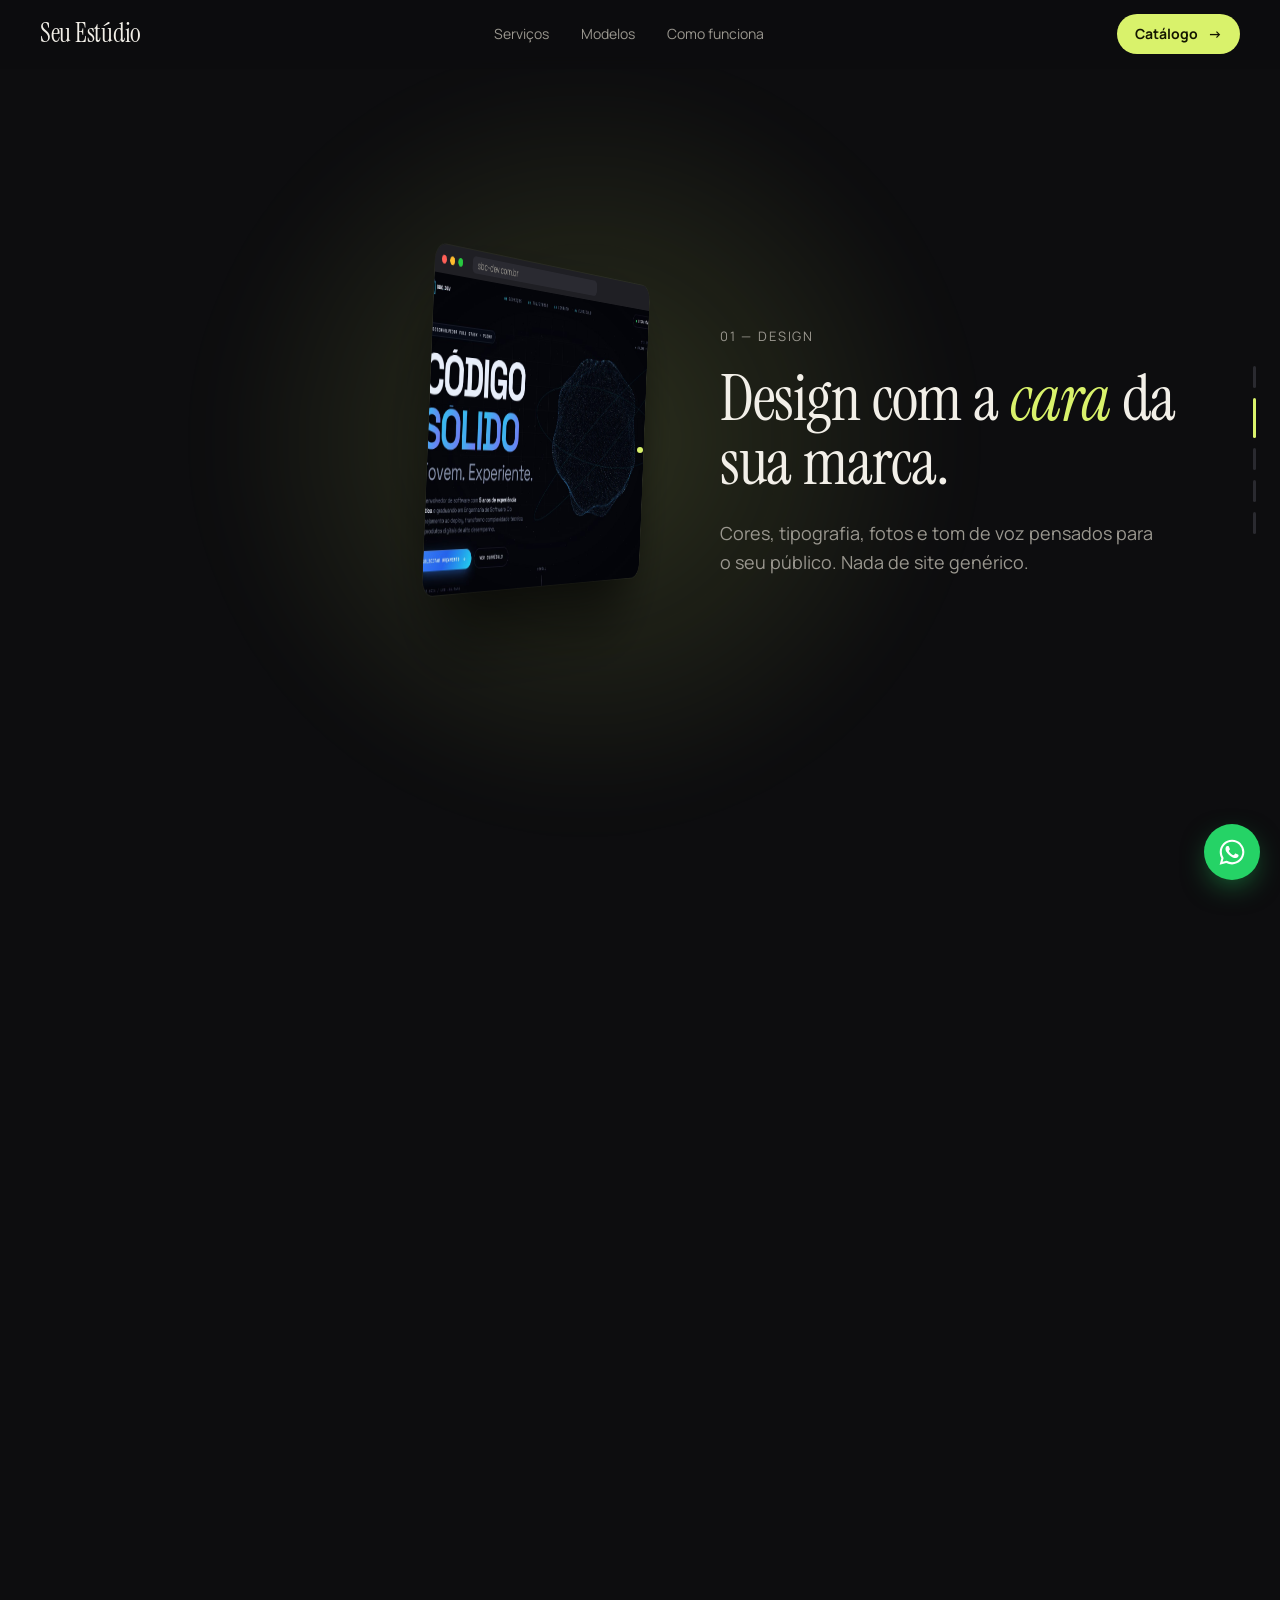
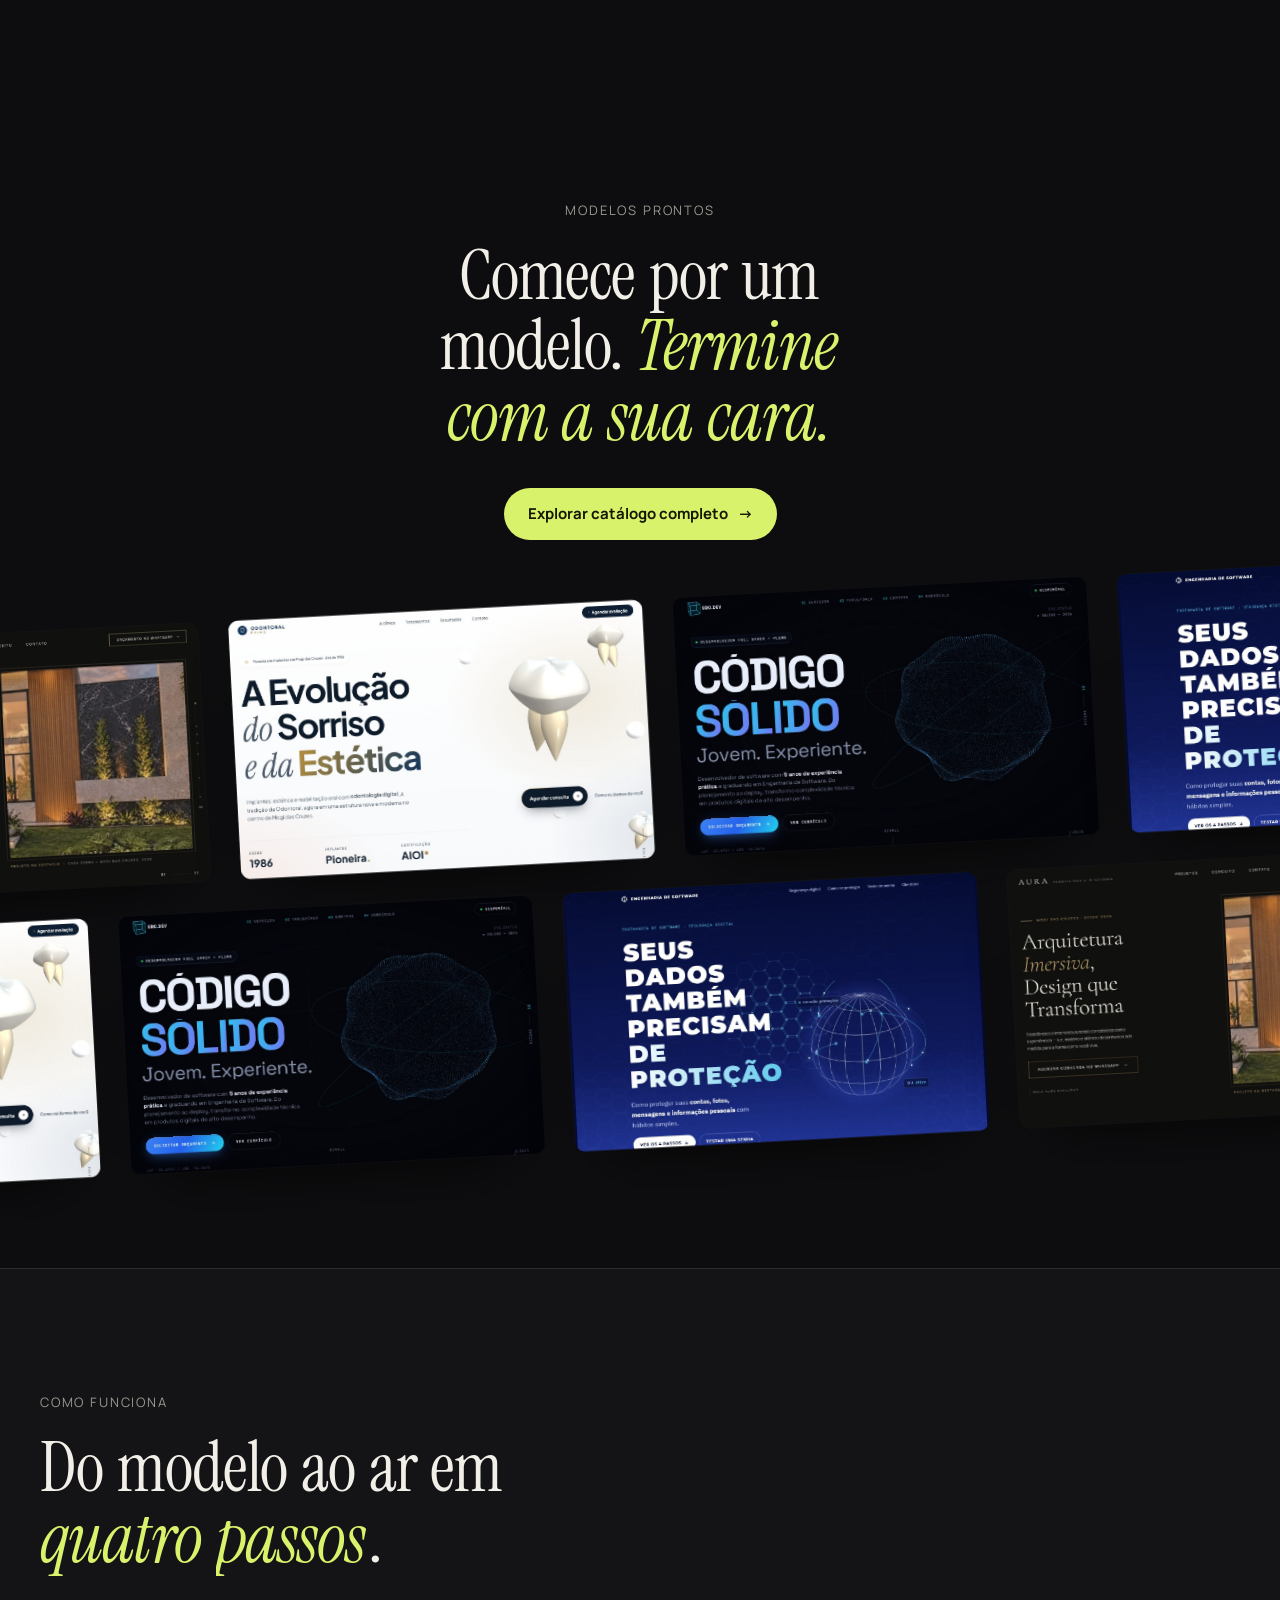
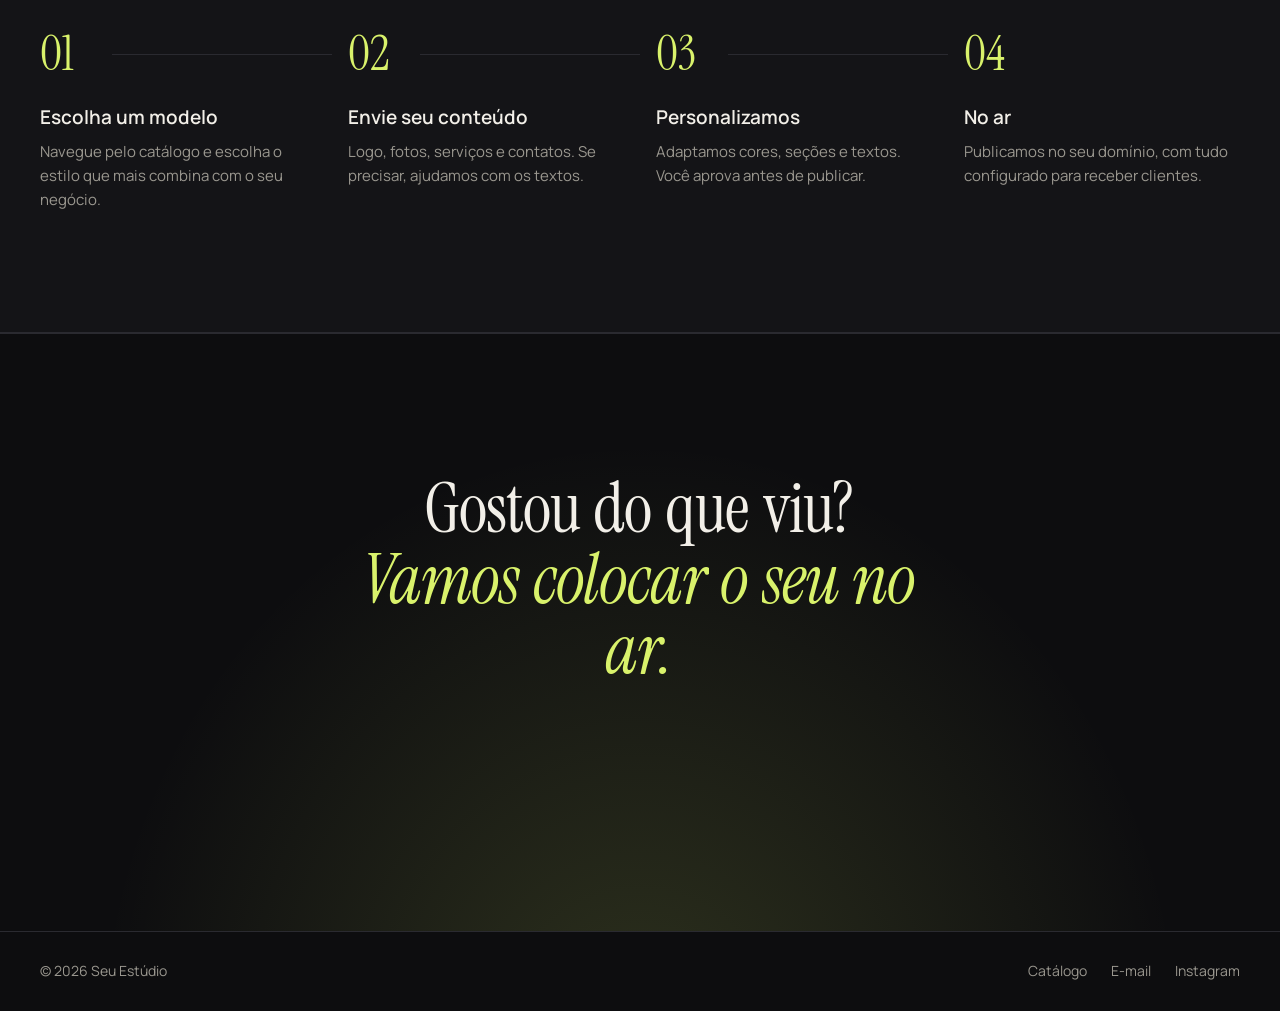
<file: index.html>
<!doctype html>
<html lang="pt-BR">
<head>
  <meta charset="utf-8" />
  <meta name="viewport" content="width=device-width, initial-scale=1" />
  <title>Landing Pages Sob Medida</title>
  <meta name="description" content="Conheça nossos serviços e navegue pelo catálogo de landing pages prontas para o seu negócio." />
  <meta name="theme-color" content="#0d0d0f" />
  <link rel="icon" href="data:image/svg+xml,%3Csvg xmlns=%27http://www.w3.org/2000/svg%27 viewBox=%270 0 32 32%27%3E%3Crect width=%2732%27 height=%2732%27 rx=%278%27 fill=%27%230d0d0f%27/%3E%3Ccircle cx=%2716%27 cy=%2716%27 r=%276%27 fill=%27%23d9f26b%27/%3E%3C/svg%3E" />
  <link rel="preconnect" href="https://fonts.googleapis.com" />
  <link rel="preconnect" href="https://fonts.gstatic.com" crossorigin />
  <link href="https://fonts.googleapis.com/css2?family=Instrument+Serif:ital@0;1&family=Manrope:wght@400;500;600;700&display=swap" rel="stylesheet" />
  <link rel="stylesheet" href="estilo.css" />
</head>
<body class="pg-inicio">
  <div class="progress" aria-hidden="true"></div>
  <div class="cursor" aria-hidden="true"></div>
  <div class="cursor-ring is-hidden" aria-hidden="true"><span>Ver</span></div>

  <!-- NAV -->
  <header class="nav">
    <div class="wrap nav__in">
      <a href="index.html" class="logo" data-estudio="nome">Seu Estúdio</a>
      <nav class="nav__links">
        <a href="#historia">Serviços</a>
        <a href="#vitrine">Modelos</a>
        <a href="#processo">Como funciona</a>
      </nav>
      <a class="btn btn--sm" href="catalogo.html">Catálogo <span aria-hidden="true">→</span></a>
    </div>
  </header>

  <main>

    <!-- HISTÓRIA: um objeto que gira, troca de lado e se transforma conforme o scroll -->
    <section id="historia" class="story" style="--n: 5">
      <div class="story__sticky">
        <div class="story__glow" aria-hidden="true"></div>
        <div class="story__num" aria-hidden="true"><span>01</span></div>

        <div class="morph" aria-hidden="true">
          <div class="morph__inner">
            <!-- 0: página no navegador -->
            <div class="face face--browser" data-face="0">
              <div class="face__bar"><i></i><i></i><i></i><span data-face-url></span></div>
              <img alt="" data-modelo="0" data-tipo="capa" />
            </div>
            <!-- 1: outro modelo -->
            <div class="face face--browser" data-face="1">
              <div class="face__bar"><i></i><i></i><i></i><span data-face-url></span></div>
              <img alt="" data-modelo="2" data-tipo="capa" />
            </div>
            <!-- 2: título tipográfico -->
            <div class="face face--title" data-face="2">
              <span class="face__kicker">Resultado</span>
              <p>Mais visitas.<br /><em>Mais clientes.</em></p>
              <svg class="face__chart" viewBox="0 0 200 70" fill="none" preserveAspectRatio="none">
                <path d="M0 62 L30 55 L60 58 L90 40 L120 44 L150 22 L200 6" stroke="currentColor" stroke-width="3" stroke-linecap="round" stroke-linejoin="round" />
              </svg>
            </div>
            <!-- 3: celular -->
            <div class="face face--phone" data-face="3">
              <img alt="" data-modelo="1" data-tipo="capa-mobile" />
              <span class="face__notch"></span>
            </div>
            <!-- 4: conversa no WhatsApp -->
            <div class="face face--chat" data-face="4">
              <div class="chat__head">
                <span class="chat__avatar"></span>
                <div><strong data-estudio="nome">Seu Estúdio</strong><small>online</small></div>
              </div>
              <div class="chat__body">
                <p class="msg msg--in">Olá! Vi o site de vocês e quero agendar um horário 🙂</p>
                <p class="msg msg--out">Claro! Temos amanhã às 10h ou 15h. Qual prefere?</p>
                <p class="msg msg--in">15h, perfeito!</p>
              </div>
              <div class="chat__toast"><b>+1</b> novo cliente</div>
            </div>
          </div>
        </div>

        <div class="chapter chapter--hero" data-ch="0">
          <p class="eyebrow"><span class="dot"></span> Landing pages sob medida</p>
          <h1 class="chapter__title chapter__title--xl" data-split>Seu negócio merece uma página que <em>converte</em>.</h1>
          <p class="chapter__text">Criamos landing pages rápidas, bonitas e pensadas para gerar contato — a partir de modelos prontos, adaptados à sua marca.</p>
          <div class="chapter__ctas">
            <a href="catalogo.html" class="btn">Ver catálogo <span aria-hidden="true">→</span></a>
            <a href="#" data-whats class="btn btn--ghost">Pedir orçamento</a>
          </div>
        </div>

        <div class="chapter" data-ch="1">
          <p class="eyebrow">01 — Design</p>
          <h2 class="chapter__title" data-split>Design com a <em>cara</em> da sua marca.</h2>
          <p class="chapter__text">Cores, tipografia, fotos e tom de voz pensados para o seu público. Nada de site genérico.</p>
        </div>

        <div class="chapter" data-ch="2">
          <p class="eyebrow">02 — Conteúdo</p>
          <h2 class="chapter__title" data-split>Textos que transformam visita em <em>contato</em>.</h2>
          <p class="chapter__text">Estrutura de copy focada em benefícios, prova social e chamadas claras para ação.</p>
        </div>

        <div class="chapter" data-ch="3">
          <p class="eyebrow">03 — Performance</p>
          <h2 class="chapter__title" data-split>Rápida e impecável no <em>celular</em>.</h2>
          <p class="chapter__text">A maior parte das visitas vem do celular. Sua página carrega rápido e funciona perfeitamente em qualquer tela.</p>
        </div>

        <div class="chapter" data-ch="4">
          <p class="eyebrow">04 — Integrações</p>
          <h2 class="chapter__title" data-split>Cada clique vira <em>conversa</em>.</h2>
          <p class="chapter__text">WhatsApp, formulários, Google Analytics e Meta Pixel configurados. Você só precisa responder.</p>
        </div>

        <ol class="story__rail" aria-hidden="true"><li></li><li></li><li></li><li></li><li></li></ol>
        <div class="story__hint" aria-hidden="true"><span></span>Role para descobrir</div>
      </div>
    </section>

    <!-- VITRINE: fileiras de modelos em movimento -->
    <section id="vitrine" class="showcase">
      <div class="wrap showcase__head" data-reveal>
        <p class="eyebrow">Modelos prontos</p>
        <h2 class="h2" data-split>Comece por um modelo. <em>Termine com a sua cara.</em></h2>
        <a href="catalogo.html" class="btn">Explorar catálogo completo <span aria-hidden="true">→</span></a>
      </div>
      <div class="rows">
        <div class="row" data-dir="-1"><div class="row__track"></div></div>
        <div class="row" data-dir="1"><div class="row__track"></div></div>
      </div>
    </section>

    <!-- PROCESSO -->
    <section id="processo" class="section section--alt">
      <div class="wrap">
        <div class="section__head" data-reveal>
          <p class="eyebrow">Como funciona</p>
          <h2 class="h2" data-split>Do modelo ao ar em <em>quatro passos</em>.</h2>
        </div>
        <ol class="steps" data-reveal>
          <li><h3>Escolha um modelo</h3><p>Navegue pelo catálogo e escolha o estilo que mais combina com o seu negócio.</p></li>
          <li><h3>Envie seu conteúdo</h3><p>Logo, fotos, serviços e contatos. Se precisar, ajudamos com os textos.</p></li>
          <li><h3>Personalizamos</h3><p>Adaptamos cores, seções e textos. Você aprova antes de publicar.</p></li>
          <li><h3>No ar</h3><p>Publicamos no seu domínio, com tudo configurado para receber clientes.</p></li>
        </ol>
      </div>
    </section>

    <!-- CTA FINAL -->
    <section class="cta">
      <div class="wrap cta__in" data-reveal>
        <h2 class="h2" data-split>Gostou do que viu? <em>Vamos colocar o seu no ar.</em></h2>
        <div class="chapter__ctas">
          <a href="#" data-whats class="btn btn--lg">Chamar no WhatsApp</a>
          <a href="catalogo.html" class="btn btn--ghost btn--lg">Ver catálogo</a>
        </div>
      </div>
    </section>
  </main>

  <footer class="footer">
    <div class="wrap footer__in">
      <span>© <span data-ano></span> <span data-estudio="nome">Seu Estúdio</span></span>
      <span class="footer__links">
        <a href="catalogo.html">Catálogo</a>
        <a data-email href="#">E-mail</a>
        <a data-insta href="#" target="_blank" rel="noopener">Instagram</a>
      </span>
    </div>
  </footer>

  <a class="whats-float" data-whats href="#" aria-label="Falar no WhatsApp">
    <svg viewBox="0 0 24 24" width="26" height="26" fill="currentColor" aria-hidden="true"><path d="M17.47 14.38c-.3-.15-1.76-.87-2.03-.97-.27-.1-.47-.15-.67.15-.2.3-.77.97-.94 1.17-.17.2-.35.22-.64.07-.3-.15-1.26-.46-2.4-1.48-.89-.79-1.49-1.77-1.66-2.07-.17-.3-.02-.46.13-.6.13-.14.3-.35.45-.52.15-.17.2-.3.3-.5.1-.2.05-.37-.03-.52-.07-.15-.67-1.61-.92-2.2-.24-.58-.49-.5-.67-.51h-.57c-.2 0-.52.07-.79.37-.27.3-1.04 1.02-1.04 2.48s1.07 2.88 1.21 3.08c.15.2 2.1 3.2 5.08 4.49.71.31 1.26.49 1.69.63.71.22 1.36.19 1.87.12.57-.09 1.76-.72 2.01-1.41.25-.7.25-1.29.17-1.41-.07-.13-.27-.2-.57-.35zM12.04 21.5h-.01a9.4 9.4 0 0 1-4.8-1.32l-.34-.2-3.57.94.95-3.48-.22-.36a9.43 9.43 0 0 1-1.45-5.03c0-5.2 4.24-9.44 9.45-9.44 2.52 0 4.9.99 6.68 2.77a9.38 9.38 0 0 1 2.76 6.68c0 5.21-4.24 9.44-9.45 9.44zm8.04-17.48A11.3 11.3 0 0 0 12.04.7C5.77.7.67 5.8.67 12.06c0 2 .52 3.96 1.52 5.68L.57 23.7l6.1-1.6a11.33 11.33 0 0 0 5.37 1.37h.01c6.26 0 11.36-5.1 11.36-11.37 0-3.04-1.18-5.89-3.33-8.04z" /></svg>
  </a>

  <script src="catalogo.js"></script>
  <script src="app.js"></script>
  <script src="interacoes.js"></script>
  <script src="historia.js"></script>
</body>
</html>
</file>
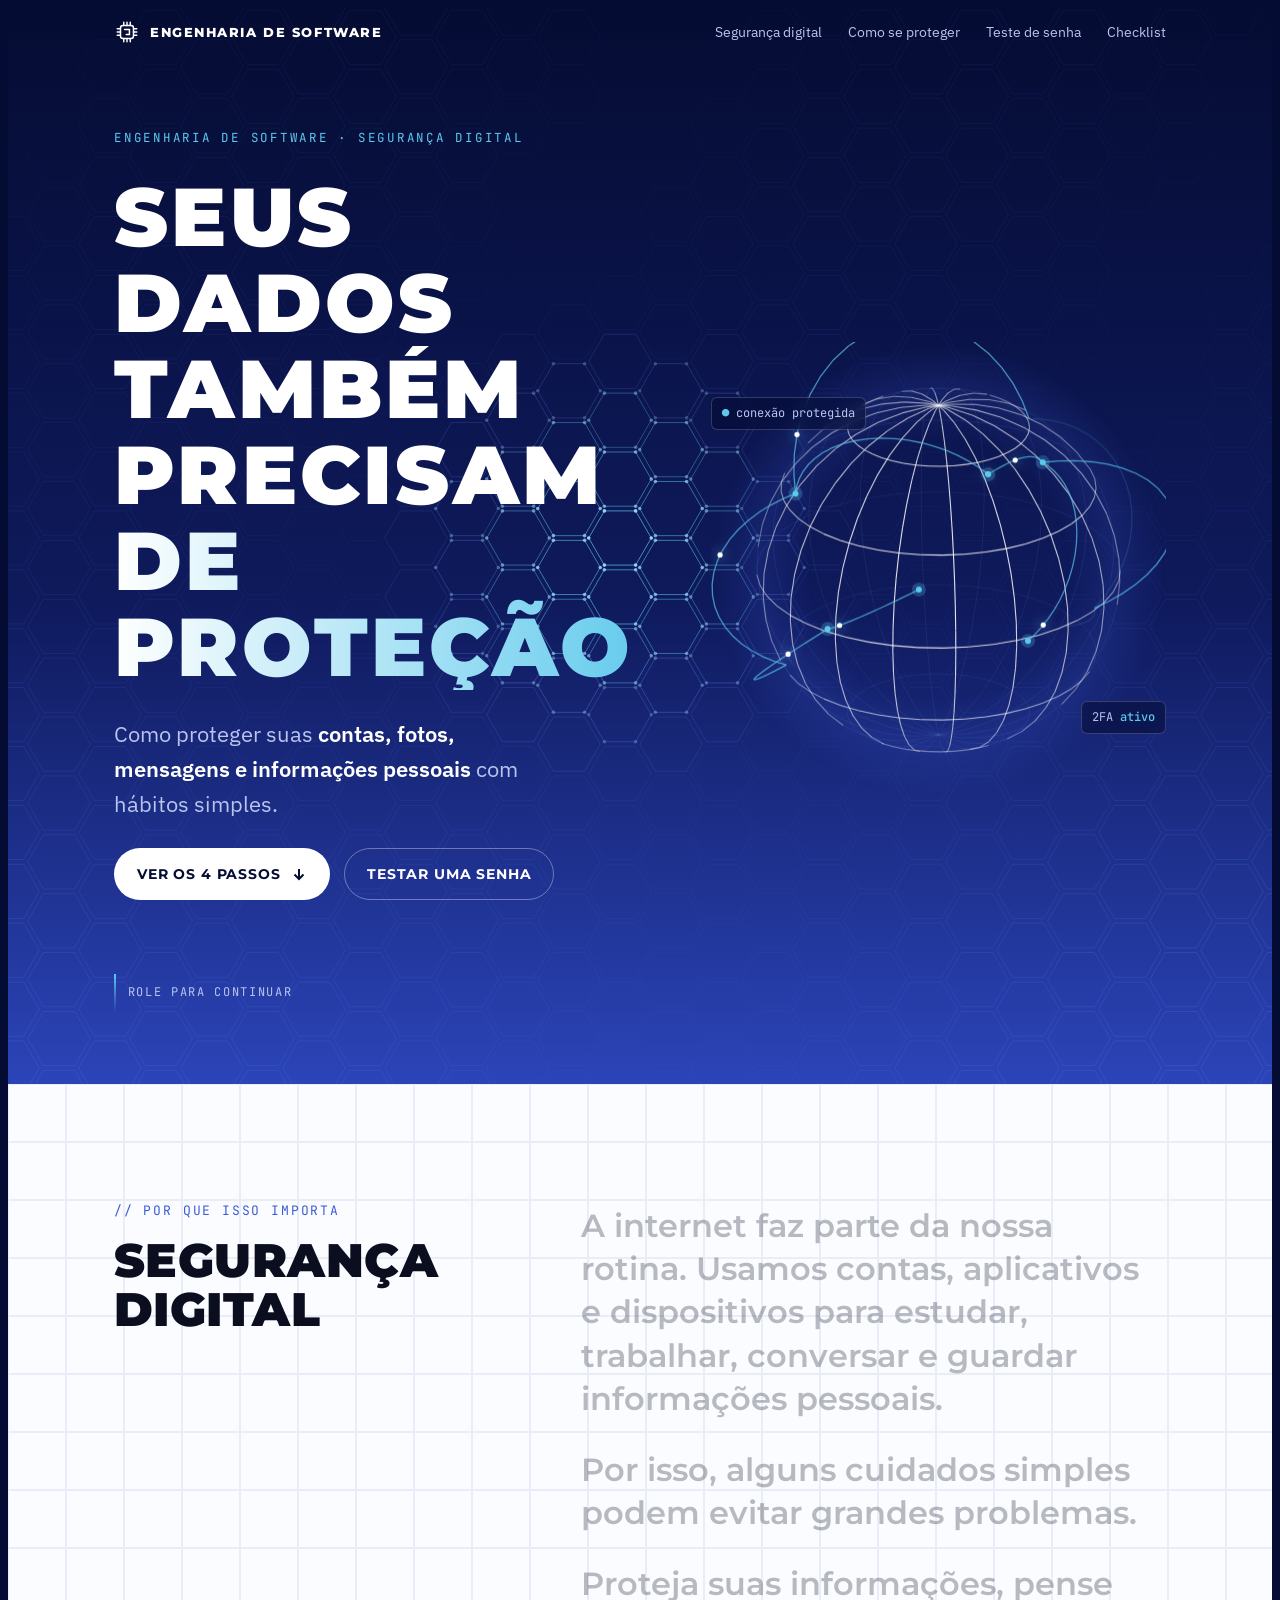
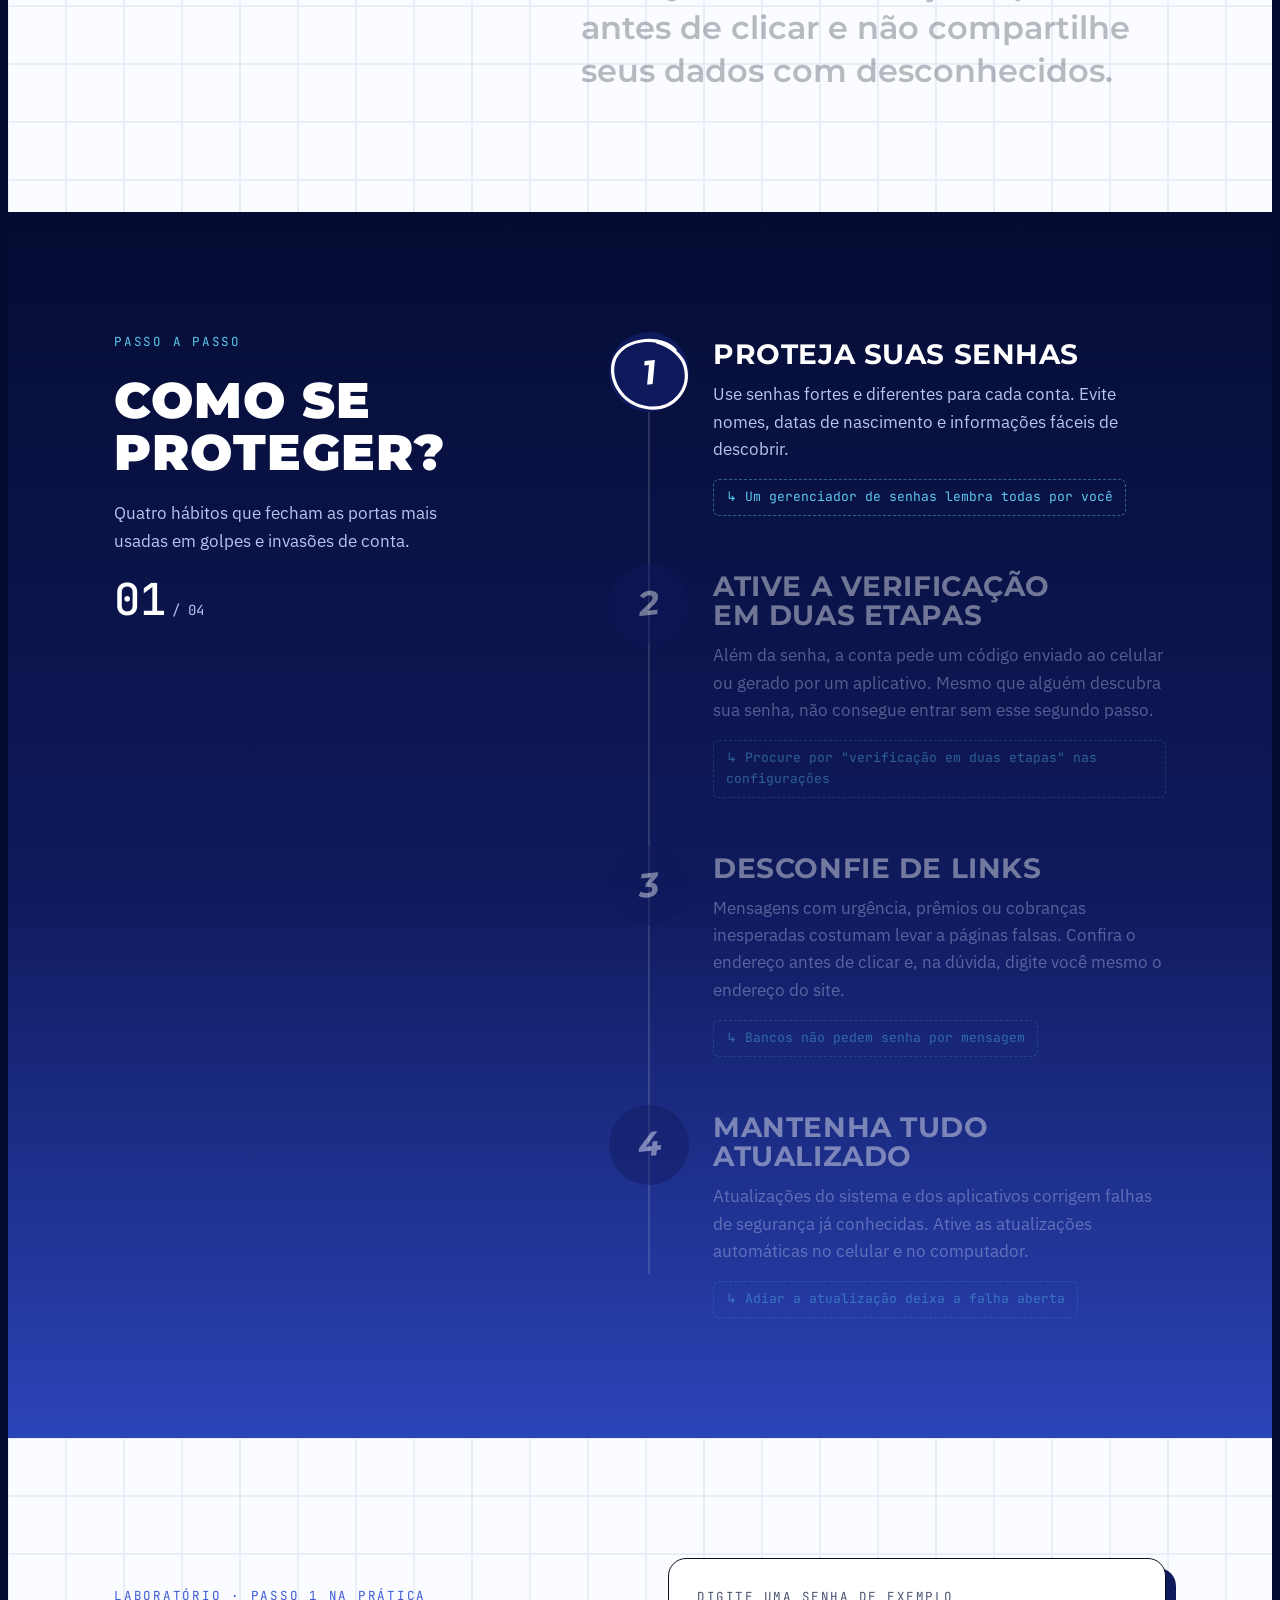
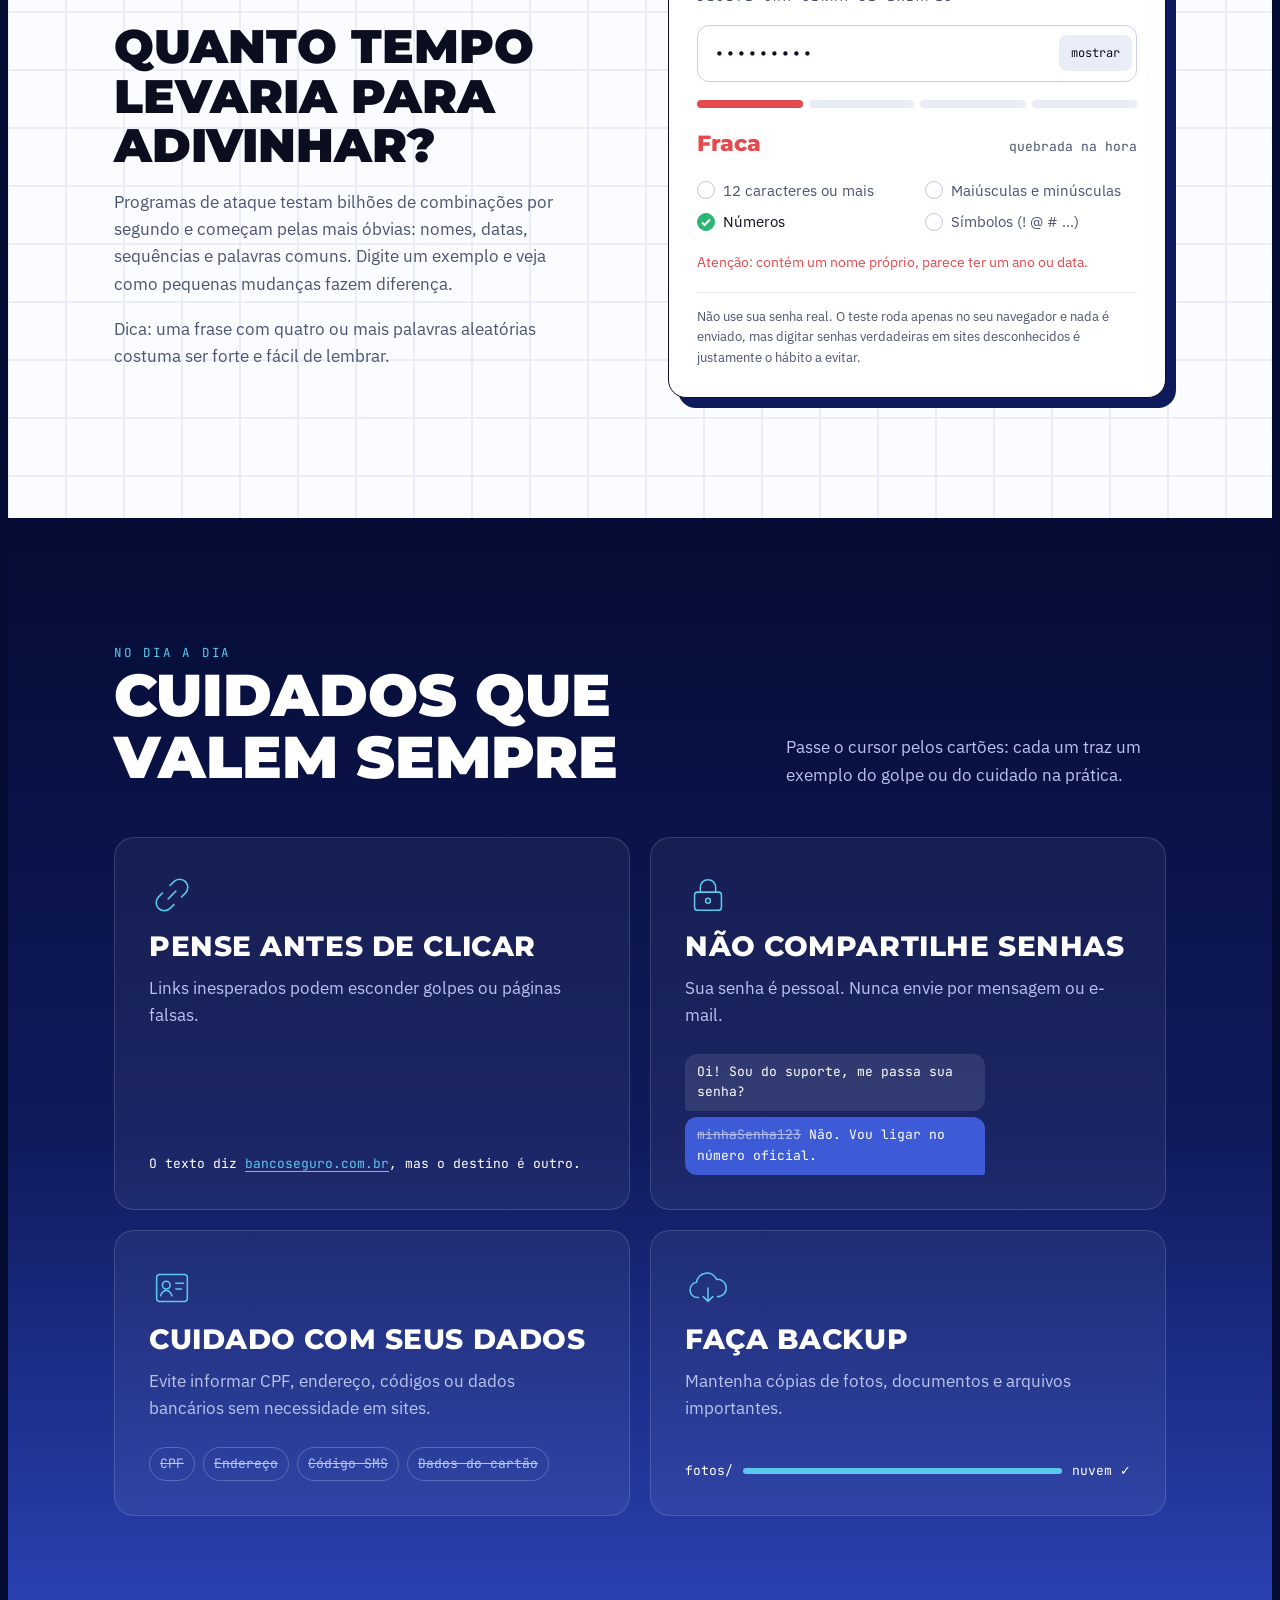
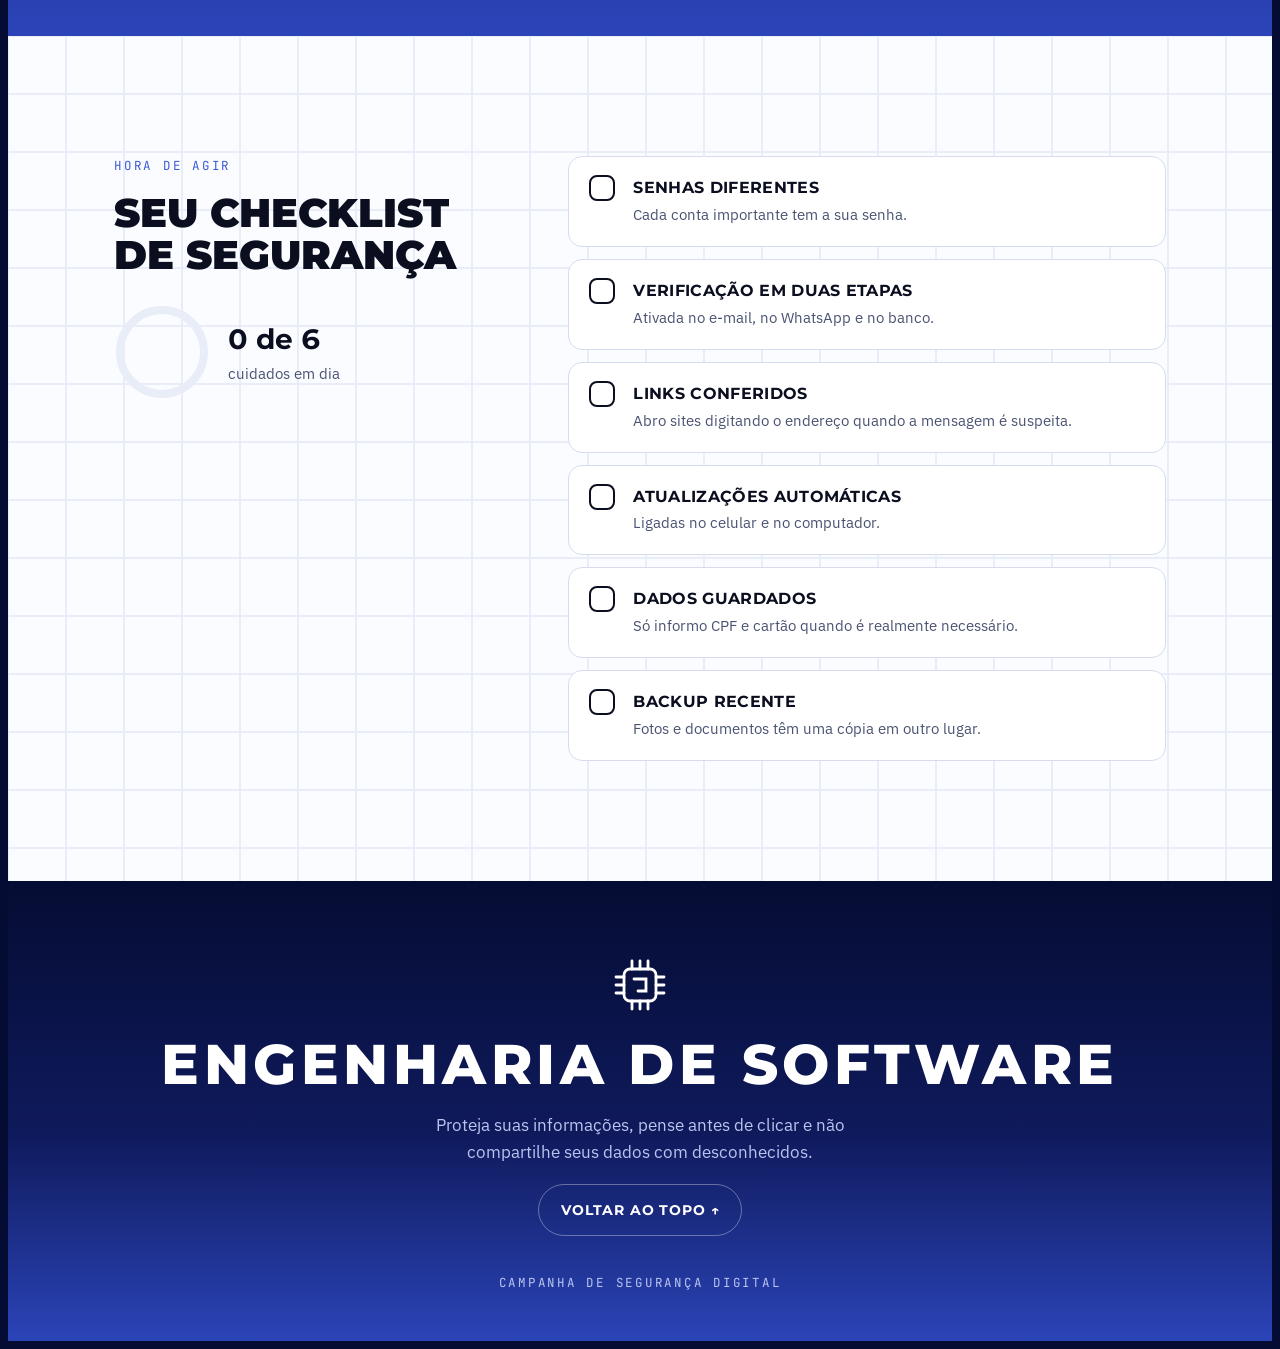
<file: modelos/seguranca-digital/index.html>
<!doctype html>
<html lang="pt-BR">
<head>
<meta charset="utf-8">
<meta name="viewport" content="width=device-width, initial-scale=1, viewport-fit=cover">
<title>Segurança Digital</title>
<link rel="preconnect" href="https://fonts.googleapis.com">
<link rel="preconnect" href="https://fonts.gstatic.com" crossorigin>
<link rel="stylesheet" href="https://fonts.googleapis.com/css2?family=Montserrat:wght@500;600;700;800;900&family=IBM+Plex+Sans:wght@400;500;600&family=JetBrains+Mono:wght@400;500&display=swap">
<style>
/* Layout: the flyer's tri-fold rhythm, unfolded vertically — navy gradient panels alternate with white graph-paper panels; hexagon networks and a wireframe globe carry the "data" motif. Single deliberate look, both host themes. */
:root{
  --navy-950:#050c33;
  --navy-800:#0f1a5c;
  --blue-600:#2b44b8;
  --blue-500:#3d5bd6;
  --cyan:#5cc8ec;
  --paper:#fbfcff;
  --grid:#e9edf7;
  --ink:#0a0e1f;
  --ink-soft:#4a5372;
  --on-navy:#ffffff;
  --on-navy-soft:#b9c4ef;
  --ok:#2bb673; --warn:#f2a93b; --bad:#e5484d;
  --f-display:"Montserrat", "Segoe UI", system-ui, sans-serif;
  --f-body:"IBM Plex Sans", "Segoe UI", system-ui, sans-serif;
  --f-mono:"JetBrains Mono", ui-monospace, "Cascadia Mono", Consolas, monospace;
  --gutter:max(16px, 5vw);
  --maxw:1180px;
}
*{box-sizing:border-box}
html{scroll-behavior:smooth}
body{background:var(--navy-950);color:var(--ink);font-family:var(--f-body);font-size:17px;line-height:1.6;overflow-x:hidden;-webkit-font-smoothing:antialiased}
h1,h2,h3{font-family:var(--f-display);margin:0;text-wrap:balance;line-height:1.05}
p{margin:0}
a{color:inherit}
:focus-visible{outline:2px solid var(--cyan);outline-offset:3px;border-radius:4px}
.wrap{max-width:var(--maxw);margin:0 auto;padding-inline:var(--gutter)}
.eyebrow{font-family:var(--f-mono);font-size:12.5px;letter-spacing:.14em;text-transform:uppercase}

/* panels */
.navy{background:linear-gradient(180deg,var(--navy-950) 0%,var(--navy-800) 55%,var(--blue-600) 100%);color:var(--on-navy)}
.paper{background-color:var(--paper);color:var(--ink);
  background-image:linear-gradient(var(--grid) 1.5px,transparent 1.5px),linear-gradient(90deg,var(--grid) 1.5px,transparent 1.5px);
  background-size:58px 58px;background-position:-1px -1px}

/* progress + nav */
.progress{position:fixed;top:0;left:0;height:3px;width:100%;transform-origin:0 50%;transform:scaleX(0);background:linear-gradient(90deg,var(--cyan),var(--blue-500));z-index:60}
.nav{position:fixed;top:0;left:0;right:0;z-index:50;padding-top:env(safe-area-inset-top,0px);transition:background .3s,backdrop-filter .3s}
.nav.solid{background:rgba(5,12,51,.72);backdrop-filter:blur(12px);-webkit-backdrop-filter:blur(12px)}
.nav .wrap{display:flex;align-items:center;justify-content:space-between;gap:16px;height:64px;color:var(--on-navy)}
.brand{display:flex;align-items:center;gap:10px;font-family:var(--f-display);font-weight:800;letter-spacing:.12em;font-size:13px;text-transform:uppercase;text-decoration:none}
.brand svg{width:26px;height:26px}
.nav ul{display:flex;gap:26px;list-style:none;margin:0;padding:0;font-size:14px}
.nav ul a{text-decoration:none;color:var(--on-navy-soft);transition:color .2s}
.nav ul a:hover{color:var(--on-navy)}
@media (max-width:760px){.nav ul{display:none}}

/* hero */
.hero{position:relative;overflow:hidden;padding-block:120px 72px}
.hero canvas.hex{position:absolute;inset:0;width:100%;height:100%;pointer-events:none}
.hero .wrap{position:relative;display:grid;grid-template-columns:1.1fr .9fr;gap:40px;align-items:center}
.hero-copy{min-width:0;display:flex;flex-direction:column;gap:26px}
.hero .eyebrow{color:var(--cyan)}
.hero h1{font-size:clamp(40px,6.4vw,84px);font-weight:900;letter-spacing:.04em;text-transform:uppercase}
.hero h1 .line{display:block;overflow:hidden}
.hero h1 .line span{display:inline-block;animation:rise .9s cubic-bezier(.2,.7,.1,1) both}
.hero h1 .line:nth-child(2) span{animation-delay:.08s}
.hero h1 .line:nth-child(3) span{animation-delay:.16s}
.hero h1 .accent{background:linear-gradient(90deg,#fff 0%,var(--cyan) 100%);-webkit-background-clip:text;background-clip:text;color:transparent}
@keyframes rise{from{transform:translateY(105%)}to{transform:none}}
.lead{font-size:clamp(18px,1.9vw,22px);color:var(--on-navy-soft);max-width:34ch}
.lead strong{color:var(--on-navy);font-weight:600}
.ctas{display:flex;flex-wrap:wrap;gap:14px}
.btn{display:inline-flex;align-items:center;gap:10px;padding:14px 22px;border-radius:999px;font-family:var(--f-display);font-weight:700;font-size:14px;letter-spacing:.06em;text-transform:uppercase;text-decoration:none;border:1.5px solid transparent;transition:background .2s,color .2s,border-color .2s;will-change:transform}
.btn.primary{background:var(--on-navy);color:var(--navy-950)}
.btn.primary:hover{background:var(--cyan)}
.btn.ghost{border-color:rgba(255,255,255,.35);color:var(--on-navy)}
.btn.ghost:hover{border-color:var(--on-navy)}
.globe-wrap{position:relative;aspect-ratio:1;max-width:100%;width:100%}
.globe-wrap canvas{width:100%;height:100%;display:block}
.globe-tag{position:absolute;font-family:var(--f-mono);font-size:12px;color:var(--on-navy-soft);padding:6px 10px;border:1px solid rgba(255,255,255,.18);border-radius:6px;background:rgba(5,12,51,.55);backdrop-filter:blur(6px)}
.globe-tag b{color:var(--cyan);font-weight:500}
.scroll-cue{position:relative;margin-top:48px;display:flex;align-items:center;gap:12px;color:var(--on-navy-soft);font-family:var(--f-mono);font-size:12px;letter-spacing:.14em;text-transform:uppercase}
.scroll-cue i{width:1.5px;height:38px;background:linear-gradient(var(--cyan),transparent);animation:drip 1.8s ease-in-out infinite}
@keyframes drip{0%{transform:scaleY(0);transform-origin:top}50%{transform:scaleY(1);transform-origin:top}51%{transform-origin:bottom}100%{transform:scaleY(0);transform-origin:bottom}}
@media (max-width:860px){
  .hero{padding-block:96px 56px}
  .hero .wrap{grid-template-columns:1fr}
  .globe-wrap{max-width:360px;margin:0 auto;order:-1}
}

/* intro */
.intro{padding-block:120px}
.intro .wrap{display:grid;grid-template-columns:minmax(0,.8fr) minmax(0,1.2fr);gap:clamp(40px,6vw,88px);align-items:start}
.intro-head{min-width:0;container-type:inline-size;position:sticky;top:110px}
.intro h2{font-size:clamp(34px,12cqi,76px);font-weight:900;text-transform:uppercase;letter-spacing:.01em;overflow-wrap:anywhere}
.intro h2 small{display:block;font-family:var(--f-mono);font-size:13px;font-weight:400;letter-spacing:.14em;color:var(--blue-500);margin-bottom:18px}
.read{display:flex;flex-direction:column;gap:28px;font-family:var(--f-display);font-weight:600;font-size:clamp(22px,2.5vw,32px);line-height:1.35;max-width:30ch}
.read .w{color:var(--ink);opacity:.28;transition:opacity .35s, color .35s}
.read .w.on{opacity:1}
.read .w.hl.on{color:var(--blue-500)}
@media (max-width:860px){.intro{padding-block:80px}.intro .wrap{grid-template-columns:1fr;gap:28px}.intro-head{position:static}}

/* steps */
.steps{padding-block:120px}
.steps .wrap{display:grid;grid-template-columns:minmax(0,.85fr) minmax(0,1.15fr);gap:clamp(40px,6vw,88px)}
.steps-head{position:sticky;top:110px;align-self:start;display:flex;flex-direction:column;gap:22px;min-width:0;container-type:inline-size}
.steps-head h2{font-size:clamp(34px,12cqi,76px);overflow-wrap:anywhere;font-weight:900;text-transform:uppercase;letter-spacing:.02em}
.steps-head p{color:var(--on-navy-soft);max-width:34ch}
.counter{font-family:var(--f-mono);font-size:14px;color:var(--on-navy-soft);display:flex;align-items:baseline;gap:6px;font-variant-numeric:tabular-nums}
.counter b{font-size:44px;font-weight:500;color:var(--on-navy);line-height:1}
.track{position:relative;display:flex;flex-direction:column;gap:48px;padding-left:4px}
.track::before,.track .fill{content:"";position:absolute;left:43px;top:44px;bottom:44px;width:2px;background:rgba(255,255,255,.14)}
.track .fill{background:linear-gradient(var(--cyan),#fff);transform-origin:top;transform:scaleY(0)}
.step{position:relative;display:grid;grid-template-columns:80px minmax(0,1fr);gap:24px;align-items:start;opacity:.42;transition:opacity .5s}
.step.active,.step.done{opacity:1}
.num{position:relative;width:80px;height:80px;display:grid;place-items:center;background:var(--navy-800);border-radius:50%}
.num svg{position:absolute;inset:-4px;width:88px;height:88px;overflow:visible}
.num path{fill:none;stroke:#fff;stroke-width:3.2;stroke-linecap:round;stroke-dasharray:300;stroke-dashoffset:300;transition:stroke-dashoffset 1.1s cubic-bezier(.6,.1,.2,1)}
.step.active .num path,.step.done .num path{stroke-dashoffset:0}
.num span{font-family:"Segoe Print","Bradley Hand","Comic Sans MS",var(--f-display);font-style:italic;font-weight:700;font-size:34px;transform:rotate(-6deg)}
.step h3{font-size:clamp(22px,2.3vw,28px);font-weight:700;text-transform:uppercase;letter-spacing:.02em;margin-top:8px}
.step p{color:var(--on-navy-soft);margin-top:12px;max-width:52ch}
.step .tip{margin-top:16px;display:inline-flex;gap:8px;align-items:center;font-family:var(--f-mono);font-size:13px;color:var(--cyan);border:1px dashed rgba(92,200,236,.45);padding:7px 12px;border-radius:6px}
@media (max-width:860px){.steps{padding-block:80px}.steps .wrap{grid-template-columns:1fr;gap:40px}.steps-head{position:static}
  .step{grid-template-columns:60px minmax(0,1fr);gap:18px}.num{width:60px;height:60px}.num svg{width:68px;height:68px}.num span{font-size:26px}.track::before,.track .fill{left:33px}}

/* password lab */
.lab{padding-block:120px}
.lab .wrap{display:grid;grid-template-columns:minmax(0,1fr) minmax(0,1fr);gap:56px;align-items:center}
.lab-copy{min-width:0;container-type:inline-size}
.lab h2{font-size:clamp(30px,9.5cqi,58px);font-weight:900;text-transform:uppercase}
.lab .eyebrow{color:var(--blue-500);margin-bottom:16px;display:block}
.lab-copy p{color:var(--ink-soft);margin-top:18px;max-width:46ch}
.meter{background:#fff;border:1.5px solid var(--ink);border-radius:18px;padding:28px;box-shadow:10px 10px 0 var(--navy-800);display:flex;flex-direction:column;gap:18px}
.meter label{font-family:var(--f-mono);font-size:12.5px;letter-spacing:.12em;text-transform:uppercase;color:var(--ink-soft)}
.field{display:flex;align-items:center;gap:8px;border:1.5px solid #c9d0e6;border-radius:12px;padding:4px 4px 4px 16px;transition:border-color .2s}
.field:focus-within{border-color:var(--blue-500)}
.field input{flex:1;min-width:0;border:0;outline:0;background:transparent;font-family:var(--f-mono);font-size:18px;padding:12px 0;color:var(--ink)}
.field button{border:0;background:var(--grid);color:var(--ink);font-family:var(--f-mono);font-size:12px;padding:10px 12px;border-radius:8px;cursor:pointer}
.bars{display:grid;grid-template-columns:repeat(4,1fr);gap:6px}
.bars i{height:8px;border-radius:4px;background:var(--grid);transition:background .3s}
.verdict{display:flex;justify-content:space-between;gap:12px;flex-wrap:wrap;align-items:baseline}
.verdict strong{font-family:var(--f-display);font-size:22px;font-weight:800}
.verdict span{font-family:var(--f-mono);font-size:13px;color:var(--ink-soft)}
.checks{list-style:none;margin:0;padding:0;display:grid;grid-template-columns:1fr 1fr;gap:8px 16px;font-size:14.5px}
.checks li{display:flex;gap:8px;align-items:center;color:var(--ink-soft)}
.checks li::before{content:"";width:16px;height:16px;flex:none;border-radius:50%;border:1.5px solid #c1c8de;transition:all .2s}
.checks li.ok{color:var(--ink)}
.checks li.ok::before{background:var(--ok) url("data:image/svg+xml,%3Csvg xmlns='http://www.w3.org/2000/svg' viewBox='0 0 16 16'%3E%3Cpath d='M4 8.5l2.5 2.5L12 5.5' fill='none' stroke='white' stroke-width='2'/%3E%3C/svg%3E") center/100%;border-color:var(--ok)}
.warn{font-size:14px;color:var(--bad);min-height:1.4em}
.note{font-size:13px;color:var(--ink-soft);border-top:1px solid var(--grid);padding-top:14px}
@media (max-width:860px){.lab{padding-block:80px}.lab .wrap{grid-template-columns:1fr;gap:36px}.checks{grid-template-columns:1fr}.meter{padding:22px;box-shadow:6px 6px 0 var(--navy-800)}}

/* habits */
.habits{padding-block:120px}
.habits header{display:flex;justify-content:space-between;align-items:end;gap:24px;flex-wrap:wrap;margin-bottom:48px}
.habits h2{font-size:clamp(36px,4.6vw,62px);font-weight:900;text-transform:uppercase}
.habits header p{color:var(--on-navy-soft);max-width:38ch}
.cards{display:grid;grid-template-columns:repeat(2,minmax(0,1fr));gap:20px;perspective:1200px}
.card{--mx:50%;--my:50%;position:relative;min-width:0;padding:34px;border-radius:20px;background:rgba(255,255,255,.05);border:1px solid rgba(255,255,255,.14);overflow:hidden;transform-style:preserve-3d;transition:transform .5s cubic-bezier(.2,.7,.1,1),border-color .3s;display:flex;flex-direction:column;gap:14px}
.card::before{content:"";position:absolute;inset:0;background:radial-gradient(420px circle at var(--mx) var(--my),rgba(92,200,236,.22),transparent 45%);opacity:0;transition:opacity .3s;pointer-events:none}
.card:hover{border-color:rgba(255,255,255,.35)}
.card:hover::before{opacity:1}
.card svg.ico{width:46px;height:46px;stroke:var(--cyan);fill:none;stroke-width:1.6;stroke-linecap:round;stroke-linejoin:round}
.card h3{font-size:clamp(22px,2.2vw,28px);font-weight:800;text-transform:uppercase;letter-spacing:.02em}
.card p{color:var(--on-navy-soft);max-width:44ch}
.demo{margin-top:auto;padding-top:10px;font-family:var(--f-mono);font-size:13px}
.fake-link{position:relative;display:inline-block;color:var(--cyan);text-decoration:underline;text-underline-offset:3px;cursor:help}
.fake-link .real{position:absolute;left:0;bottom:calc(100% + 10px);white-space:nowrap;background:#fff;color:var(--bad);padding:7px 10px;border-radius:6px;opacity:0;transform:translateY(6px);transition:all .25s;pointer-events:none;box-shadow:0 8px 24px rgba(0,0,0,.3)}
.fake-link:hover .real,.fake-link:focus .real{opacity:1;transform:none}
.chat{display:flex;flex-direction:column;gap:6px;max-width:300px}
.chat span{padding:8px 12px;border-radius:12px 12px 12px 3px;background:rgba(255,255,255,.1);align-self:flex-start}
.chat span.me{border-radius:12px 12px 3px 12px;background:var(--blue-500);align-self:flex-end;position:relative}
.chat span.me s{opacity:.6}
.chips{display:flex;flex-wrap:wrap;gap:8px}
.chips span{padding:6px 10px;border-radius:999px;border:1px solid rgba(255,255,255,.22)}
.chips span.x{text-decoration:line-through;color:var(--on-navy-soft)}
.backup{display:flex;align-items:center;gap:10px}
.backup .bar{flex:1;height:6px;border-radius:3px;background:rgba(255,255,255,.12);overflow:hidden}
.backup .bar i{display:block;height:100%;width:0;background:var(--cyan);transition:width 2.4s cubic-bezier(.3,.6,.2,1)}
.card.seen .backup .bar i{width:100%}
@media (max-width:760px){.habits{padding-block:80px}.cards{grid-template-columns:1fr}.card{padding:26px}}

/* checklist */
.list{padding-block:120px}
.list .wrap{display:grid;grid-template-columns:minmax(0,.8fr) minmax(0,1.2fr);gap:56px;align-items:start}
.list .wrap>div{min-width:0;container-type:inline-size}
.list h2{font-size:clamp(30px,10cqi,58px);overflow-wrap:anywhere;font-weight:900;text-transform:uppercase}
.list .eyebrow{color:var(--blue-500);display:block;margin-bottom:16px}
.ring{margin-top:28px;display:flex;align-items:center;gap:18px}
.ring svg{width:96px;height:96px;transform:rotate(-90deg)}
.ring circle{fill:none;stroke-width:8}
.ring .bg{stroke:var(--grid)}
.ring .fg{stroke:var(--blue-500);stroke-linecap:round;stroke-dasharray:264;stroke-dashoffset:264;transition:stroke-dashoffset .6s cubic-bezier(.3,.7,.2,1)}
.ring p{color:var(--ink-soft);font-size:15px}
.ring p b{display:block;font-family:var(--f-display);font-size:28px;color:var(--ink);font-variant-numeric:tabular-nums}
.todo{list-style:none;margin:0;padding:0;display:flex;flex-direction:column;gap:12px}
.todo label{display:grid;grid-template-columns:28px minmax(0,1fr);gap:16px;align-items:start;padding:18px 20px;background:#fff;border:1.5px solid #d6dcee;border-radius:14px;cursor:pointer;transition:border-color .2s,transform .2s}
.todo label:hover{border-color:var(--blue-500);transform:translateX(4px)}
.todo input{appearance:none;-webkit-appearance:none;width:26px;height:26px;margin:0;border:2px solid var(--ink);border-radius:8px;display:grid;place-items:center;cursor:pointer;transition:background .2s}
.todo input:checked{background:var(--blue-500);border-color:var(--blue-500)}
.todo input:checked::after{content:"";width:12px;height:7px;border:2.5px solid #fff;border-top:0;border-right:0;transform:translateY(-2px) rotate(-45deg)}
.todo b{display:block;font-family:var(--f-display);font-weight:700;font-size:16px;text-transform:uppercase;letter-spacing:.02em}
.todo small{color:var(--ink-soft);font-size:14.5px}
.todo input:checked + span b{text-decoration:line-through;text-decoration-color:var(--blue-500);text-decoration-thickness:2px}
@media (max-width:860px){.list{padding-block:80px}.list .wrap{grid-template-columns:1fr;gap:32px}}

/* footer */
footer{padding-block:72px calc(48px + env(safe-area-inset-bottom,0px))}
footer .wrap{display:flex;flex-direction:column;align-items:center;text-align:center;gap:18px}
footer h2{font-size:clamp(30px,4.6vw,56px);font-weight:800;letter-spacing:.08em;text-transform:uppercase}
footer svg{width:64px;height:64px}
footer p{color:var(--on-navy-soft);max-width:48ch}
footer .eyebrow{color:var(--on-navy-soft);margin-top:18px}

/* reveal */
[data-reveal]{transition:opacity .9s cubic-bezier(.2,.7,.1,1),transform .9s cubic-bezier(.2,.7,.1,1)}
[data-reveal].pending{opacity:0;transform:translateY(32px)}

/* cursor */
.cursor,.cursor-dot{position:fixed;top:0;left:0;pointer-events:none;z-index:100;border-radius:50%;mix-blend-mode:difference;opacity:0;transition:opacity .3s}
.cursor{width:38px;height:38px;margin:-19px 0 0 -19px;border:1.5px solid #fff;transition:opacity .3s,width .25s,height .25s,margin .25s,background .25s}
.cursor-dot{width:6px;height:6px;margin:-3px 0 0 -3px;background:#fff}
.cursor.big{width:70px;height:70px;margin:-35px 0 0 -35px;background:#fff}
body.has-cursor .cursor,body.has-cursor .cursor-dot{opacity:1}
@media (hover:none),(pointer:coarse){.cursor,.cursor-dot{display:none}}

@media (prefers-reduced-motion:reduce){
  html{scroll-behavior:auto}
  *,*::before,*::after{animation:none!important;transition:none!important}
  [data-reveal].pending{opacity:1;transform:none}
  .cursor,.cursor-dot{display:none}
}
</style>
</head>
<body>
<div class="progress" id="progress"></div>
<div class="cursor" id="cursor"></div><div class="cursor-dot" id="cursorDot"></div>

<nav class="nav" id="nav">
  <div class="wrap">
    <a class="brand" href="#topo">
      <svg viewBox="0 0 32 32" fill="none" stroke="currentColor" stroke-width="1.8" stroke-linecap="round"><rect x="8" y="8" width="16" height="16" rx="3"/><path d="M13 13h6v6h-4"/><path d="M12 8V4M16 8V4M20 8V4M12 28v-4M16 28v-4M20 28v-4M8 12H4M8 16H4M8 20H4M28 12h-4M28 16h-4M28 20h-4"/></svg>
      Engenharia de Software
    </a>
    <ul>
      <li><a href="#seguranca">Segurança digital</a></li>
      <li><a href="#proteger">Como se proteger</a></li>
      <li><a href="#senha">Teste de senha</a></li>
      <li><a href="#checklist">Checklist</a></li>
    </ul>
  </div>
</nav>

<header class="hero navy" id="topo">
  <canvas class="hex" id="hex"></canvas>
  <div class="wrap">
    <div class="hero-copy">
      <span class="eyebrow">Engenharia de Software · Segurança digital</span>
      <h1><span class="line"><span>Seus dados</span></span><span class="line"><span>também precisam</span></span><span class="line"><span class="accent">de proteção</span></span></h1>
      <p class="lead">Como proteger suas <strong>contas, fotos, mensagens e informações pessoais</strong> com hábitos simples.</p>
      <div class="ctas">
        <a class="btn primary magnetic" href="#proteger">Ver os 4 passos
          <svg width="16" height="16" viewBox="0 0 16 16" fill="none" stroke="currentColor" stroke-width="2"><path d="M8 3v10M3.5 8.5L8 13l4.5-4.5"/></svg></a>
        <a class="btn ghost magnetic" href="#senha">Testar uma senha</a>
      </div>
      <div class="scroll-cue"><i></i>Role para continuar</div>
    </div>
    <div class="globe-wrap" id="globeWrap">
      <canvas id="globe" aria-label="Globo em arame girando, com conexões de dados entre pontos" role="img"></canvas>
      <div class="globe-tag" style="top:12%;left:0"><b>●</b> conexão protegida</div>
      <div class="globe-tag" style="bottom:14%;right:0">2FA <b>ativo</b></div>
    </div>
  </div>
</header>

<section class="intro paper" id="seguranca">
  <div class="wrap">
    <div class="intro-head"><h2 data-reveal><small>// por que isso importa</small>Segurança digital</h2></div>
    <div class="read" id="read">
      <p>A internet faz parte da nossa rotina. Usamos contas, aplicativos e dispositivos para estudar, trabalhar, conversar e guardar *informações* *pessoais.*</p>
      <p>Por isso, alguns *cuidados* *simples* podem evitar grandes problemas.</p>
      <p>Proteja suas informações, *pense* *antes* *de* *clicar* e não compartilhe seus dados com desconhecidos.</p>
    </div>
  </div>
</section>

<section class="steps navy" id="proteger">
  <div class="wrap">
    <div class="steps-head">
      <span class="eyebrow" style="color:var(--cyan)">Passo a passo</span>
      <h2>Como se proteger?</h2>
      <p>Quatro hábitos que fecham as portas mais usadas em golpes e invasões de conta.</p>
      <div class="counter"><b id="stepNow">01</b>/ 04</div>
    </div>
    <div class="track" id="track">
      <div class="fill" id="fill"></div>
      <article class="step">
        <div class="num"><svg viewBox="0 0 88 88"><path d="M70 22C58 8 22 8 10 30C2 48 14 76 44 80C70 82 86 60 80 38C77 28 66 18 52 14"/></svg><span>1</span></div>
        <div><h3>Proteja suas senhas</h3>
          <p>Use senhas fortes e diferentes para cada conta. Evite nomes, datas de nascimento e informações fáceis de descobrir.</p>
          <span class="tip">↳ Um gerenciador de senhas lembra todas por você</span></div>
      </article>
      <article class="step">
        <div class="num"><svg viewBox="0 0 88 88"><path d="M68 18C52 6 20 10 9 34C2 52 18 78 46 80C72 80 86 58 80 36C76 24 64 16 50 13"/></svg><span>2</span></div>
        <div><h3>Ative a verificação em duas etapas</h3>
          <p>Além da senha, a conta pede um código enviado ao celular ou gerado por um aplicativo. Mesmo que alguém descubra sua senha, não consegue entrar sem esse segundo passo.</p>
          <span class="tip">↳ Procure por "verificação em duas etapas" nas configurações</span></div>
      </article>
      <article class="step">
        <div class="num"><svg viewBox="0 0 88 88"><path d="M72 24C60 6 22 8 10 32C2 50 16 78 44 80C70 82 86 60 81 38C78 26 66 16 50 13"/></svg><span>3</span></div>
        <div><h3>Desconfie de links</h3>
          <p>Mensagens com urgência, prêmios ou cobranças inesperadas costumam levar a páginas falsas. Confira o endereço antes de clicar e, na dúvida, digite você mesmo o endereço do site.</p>
          <span class="tip">↳ Bancos não pedem senha por mensagem</span></div>
      </article>
      <article class="step">
        <div class="num"><svg viewBox="0 0 88 88"><path d="M69 20C55 7 21 9 10 32C2 50 17 78 45 80C71 81 86 59 80 37C77 26 65 16 51 13"/></svg><span>4</span></div>
        <div><h3>Mantenha tudo atualizado</h3>
          <p>Atualizações do sistema e dos aplicativos corrigem falhas de segurança já conhecidas. Ative as atualizações automáticas no celular e no computador.</p>
          <span class="tip">↳ Adiar a atualização deixa a falha aberta</span></div>
      </article>
    </div>
  </div>
</section>

<section class="lab paper" id="senha">
  <div class="wrap">
    <div class="lab-copy" data-reveal>
      <span class="eyebrow">Laboratório · passo 1 na prática</span>
      <h2>Quanto tempo levaria para adivinhar?</h2>
      <p>Programas de ataque testam bilhões de combinações por segundo e começam pelas mais óbvias: nomes, datas, sequências e palavras comuns. Digite um exemplo e veja como pequenas mudanças fazem diferença.</p>
      <p>Dica: uma frase com quatro ou mais palavras aleatórias costuma ser forte e fácil de lembrar.</p>
    </div>
    <div class="meter" data-reveal>
      <label for="pw">Digite uma senha de exemplo</label>
      <div class="field">
        <input id="pw" type="password" autocomplete="off" spellcheck="false" placeholder="ex.: maria2005" value="maria2005">
        <button type="button" id="toggle" aria-pressed="false">mostrar</button>
      </div>
      <div class="bars" aria-hidden="true"><i></i><i></i><i></i><i></i></div>
      <div class="verdict"><strong id="label">Fraca</strong><span id="time">quebrada em segundos</span></div>
      <ul class="checks">
        <li id="c-len">12 caracteres ou mais</li>
        <li id="c-mix">Maiúsculas e minúsculas</li>
        <li id="c-num">Números</li>
        <li id="c-sym">Símbolos (! @ # …)</li>
      </ul>
      <p class="warn" id="warn"></p>
      <p class="note">Não use sua senha real. O teste roda apenas no seu navegador e nada é enviado, mas digitar senhas verdadeiras em sites desconhecidos é justamente o hábito a evitar.</p>
    </div>
  </div>
</section>

<section class="habits navy" id="habitos">
  <div class="wrap">
    <header data-reveal>
      <div><span class="eyebrow" style="color:var(--cyan)">No dia a dia</span><h2>Cuidados que<br>valem sempre</h2></div>
      <p>Passe o cursor pelos cartões: cada um traz um exemplo do golpe ou do cuidado na prática.</p>
    </header>
    <div class="cards">
      <article class="card" data-reveal>
        <svg class="ico" viewBox="0 0 48 48"><path d="M20 28l8-8"/><path d="M22 14l4-4a8 8 0 0 1 12 12l-4 4"/><path d="M26 34l-4 4a8 8 0 0 1-12-12l4-4"/></svg>
        <h3>Pense antes de clicar</h3>
        <p>Links inesperados podem esconder golpes ou páginas falsas.</p>
        <div class="demo">O texto diz <span class="fake-link" tabindex="0">bancoseguro.com.br<span class="real">→ http://bnco-segur0.xyz/login</span></span>, mas o destino é outro.</div>
      </article>
      <article class="card" data-reveal>
        <svg class="ico" viewBox="0 0 48 48"><rect x="10" y="21" width="28" height="19" rx="3"/><path d="M16 21v-5a8 8 0 0 1 16 0v5"/><circle cx="24" cy="30" r="2.5"/></svg>
        <h3>Não compartilhe senhas</h3>
        <p>Sua senha é pessoal. Nunca envie por mensagem ou e-mail.</p>
        <div class="demo chat"><span>Oi! Sou do suporte, me passa sua senha?</span><span class="me"><s>minhaSenha123</s> Não. Vou ligar no número oficial.</span></div>
      </article>
      <article class="card" data-reveal>
        <svg class="ico" viewBox="0 0 48 48"><rect x="8" y="10" width="32" height="28" rx="3"/><circle cx="18" cy="21" r="4"/><path d="M12 32c1.5-4 4-5.5 6-5.5s4.5 1.5 6 5.5M28 19h8M28 25h6"/></svg>
        <h3>Cuidado com seus dados</h3>
        <p>Evite informar CPF, endereço, códigos ou dados bancários sem necessidade em sites.</p>
        <div class="demo chips"><span class="x">CPF</span><span class="x">Endereço</span><span class="x">Código SMS</span><span class="x">Dados do cartão</span></div>
      </article>
      <article class="card" data-reveal>
        <svg class="ico" viewBox="0 0 48 48"><path d="M14 34h-1a8 8 0 0 1-1-15.9A11 11 0 0 1 33 15a9 9 0 0 1 2 18h-1"/><path d="M24 24v14M19 33l5 5 5-5"/></svg>
        <h3>Faça backup</h3>
        <p>Mantenha cópias de fotos, documentos e arquivos importantes.</p>
        <div class="demo backup"><span>fotos/</span><span class="bar"><i></i></span><span>nuvem ✓</span></div>
      </article>
    </div>
  </div>
</section>

<section class="list paper" id="checklist">
  <div class="wrap">
    <div data-reveal>
      <span class="eyebrow">Hora de agir</span>
      <h2>Seu checklist de segurança</h2>
      <div class="ring">
        <svg viewBox="0 0 96 96"><circle class="bg" cx="48" cy="48" r="42"/><circle class="fg" id="ringFg" cx="48" cy="48" r="42"/></svg>
        <p><b id="doneCount">0 de 6</b>cuidados em dia</p>
      </div>
    </div>
    <ul class="todo" data-reveal>
      <li><label><input type="checkbox" id="t1"><span><b>Senhas diferentes</b><small>Cada conta importante tem a sua senha.</small></span></label></li>
      <li><label><input type="checkbox" id="t2"><span><b>Verificação em duas etapas</b><small>Ativada no e-mail, no WhatsApp e no banco.</small></span></label></li>
      <li><label><input type="checkbox" id="t3"><span><b>Links conferidos</b><small>Abro sites digitando o endereço quando a mensagem é suspeita.</small></span></label></li>
      <li><label><input type="checkbox" id="t4"><span><b>Atualizações automáticas</b><small>Ligadas no celular e no computador.</small></span></label></li>
      <li><label><input type="checkbox" id="t5"><span><b>Dados guardados</b><small>Só informo CPF e cartão quando é realmente necessário.</small></span></label></li>
      <li><label><input type="checkbox" id="t6"><span><b>Backup recente</b><small>Fotos e documentos têm uma cópia em outro lugar.</small></span></label></li>
    </ul>
  </div>
</section>

<footer class="navy">
  <div class="wrap">
    <svg viewBox="0 0 32 32" fill="none" stroke="#fff" stroke-width="1.4" stroke-linecap="round"><rect x="8" y="8" width="16" height="16" rx="3"/><path d="M13 13h6v6h-4"/><path d="M12 8V4M16 8V4M20 8V4M12 28v-4M16 28v-4M20 28v-4M8 12H4M8 16H4M8 20H4M28 12h-4M28 16h-4M28 20h-4"/></svg>
    <h2>Engenharia de Software</h2>
    <p>Proteja suas informações, pense antes de clicar e não compartilhe seus dados com desconhecidos.</p>
    <a class="btn ghost magnetic" href="#topo">Voltar ao topo ↑</a>
    <span class="eyebrow">Campanha de segurança digital</span>
  </div>
</footer>

<script>
(() => {
  const reduce = matchMedia('(prefers-reduced-motion: reduce)').matches;
  const fine = matchMedia('(hover: hover) and (pointer: fine)').matches;
  const clamp = (v, a, b) => Math.max(a, Math.min(b, v));
  const mouse = { x: innerWidth / 2, y: innerHeight / 2, nx: 0, ny: 0 };

  /* ---------- cursor ---------- */
  const cur = document.getElementById('cursor'), dot = document.getElementById('cursorDot');
  let cx = mouse.x, cy = mouse.y;
  addEventListener('pointermove', e => {
    mouse.x = e.clientX; mouse.y = e.clientY;
    mouse.nx = e.clientX / innerWidth - .5; mouse.ny = e.clientY / innerHeight - .5;
    if (fine && !reduce) { document.body.classList.add('has-cursor'); dot.style.transform = `translate(${e.clientX}px,${e.clientY}px)`; }
  });
  document.addEventListener('pointerleave', () => document.body.classList.remove('has-cursor'));
  document.querySelectorAll('a, button, label, .fake-link, input').forEach(el => {
    el.addEventListener('pointerenter', () => cur.classList.add('big'));
    el.addEventListener('pointerleave', () => cur.classList.remove('big'));
  });

  /* ---------- magnetic buttons ---------- */
  if (fine && !reduce) document.querySelectorAll('.magnetic').forEach(b => {
    b.addEventListener('pointermove', e => {
      const r = b.getBoundingClientRect();
      b.style.transform = `translate(${(e.clientX - r.left - r.width / 2) * .25}px,${(e.clientY - r.top - r.height / 2) * .35}px)`;
    });
    b.addEventListener('pointerleave', () => { b.style.transition = 'transform .5s cubic-bezier(.2,.7,.1,1)'; b.style.transform = ''; setTimeout(() => b.style.transition = '', 500); });
  });

  /* ---------- card tilt + spotlight ---------- */
  document.querySelectorAll('.card').forEach(c => {
    c.addEventListener('pointermove', e => {
      const r = c.getBoundingClientRect(), x = e.clientX - r.left, y = e.clientY - r.top;
      c.style.setProperty('--mx', x + 'px'); c.style.setProperty('--my', y + 'px');
      if (fine && !reduce) c.style.transform = `rotateX(${(.5 - y / r.height) * 7}deg) rotateY(${(x / r.width - .5) * 9}deg) translateZ(0)`;
    });
    c.addEventListener('pointerleave', () => c.style.transform = '');
  });

  /* ---------- reading highlight: split words ---------- */
  const read = document.getElementById('read');
  read.querySelectorAll('p').forEach(p => {
    p.innerHTML = p.textContent.split(/\s+/).filter(Boolean).map(w => {
      const hl = w.startsWith('*'); w = w.replace(/\*/g, '');
      return `<span class="w${hl ? ' hl' : ''}">${w}</span>`;
    }).join(' ');
  });
  const words = [...read.querySelectorAll('.w')];
  if (reduce) words.forEach(w => w.classList.add('on'));

  /* ---------- reveal on scroll (only for things below the first screen) ---------- */
  const revealEls = document.querySelectorAll('[data-reveal]');
  if (!reduce && 'IntersectionObserver' in window) {
    const io = new IntersectionObserver(es => es.forEach(e => {
      if (e.isIntersecting) { e.target.classList.remove('pending'); e.target.classList.add('seen'); io.unobserve(e.target); }
    }), { threshold: .15 });
    revealEls.forEach((el, i) => {
      if (el.getBoundingClientRect().top > innerHeight) { el.classList.add('pending'); el.style.transitionDelay = (el.classList.contains('card') ? (i % 2) * 120 : 0) + 'ms'; }
      io.observe(el);
    });
  } else revealEls.forEach(el => el.classList.add('seen'));

  /* ---------- scroll-driven bits ---------- */
  const progress = document.getElementById('progress'), nav = document.getElementById('nav');
  const track = document.getElementById('track'), fill = document.getElementById('fill');
  const steps = [...track.querySelectorAll('.step')], stepNow = document.getElementById('stepNow');
  function onScroll() {
    const h = document.documentElement.scrollHeight - innerHeight;
    progress.style.transform = `scaleX(${h > 0 ? scrollY / h : 0})`;
    nav.classList.toggle('solid', scrollY > 40);

    if (!reduce) {
      const r = read.getBoundingClientRect();
      const p = clamp((innerHeight * .8 - r.top) / (r.height + innerHeight * .1), 0, 1);
      const n = Math.round(p * words.length);
      words.forEach((w, i) => w.classList.toggle('on', i < n));
    }

    const tr = track.getBoundingClientRect(), mid = innerHeight * .55;
    fill.style.transform = `scaleY(${clamp((mid - tr.top - 44) / (tr.height - 88), 0, 1)})`;
    let active = 0;
    steps.forEach((s, i) => { if (s.getBoundingClientRect().top < mid) active = i; });
    steps.forEach((s, i) => { s.classList.toggle('active', i === active); s.classList.toggle('done', i < active); });
    stepNow.textContent = String(active + 1).padStart(2, '0');
  }
  addEventListener('scroll', onScroll, { passive: true });
  addEventListener('resize', onScroll);
  onScroll();

  /* ---------- hex field (hero background) ---------- */
  const hero = document.getElementById('topo');
  const hex = document.getElementById('hex'), hx = hex.getContext('2d');
  let hw = 0, hh = 0, dpr = 1;
  function sizeHex() { dpr = Math.min(devicePixelRatio || 1, 2); hw = hex.clientWidth; hh = hex.clientHeight; hex.width = hw * dpr; hex.height = hh * dpr; hx.setTransform(dpr, 0, 0, dpr, 0, 0); }
  const S = 34, SQ3 = Math.sqrt(3);
  const hm = { x: -999, y: -999 }; // smoothed mouse in hero space
  function drawHex(t) {
    hx.clearRect(0, 0, hw, hh);
    const rb = hero.getBoundingClientRect();
    const tx = mouse.x - rb.left, ty = mouse.y - rb.top;
    hm.x += (tx - hm.x) * .12; hm.y += (ty - hm.y) * .12;
    const off = scrollY * .25;
    for (let col = -1; col * S * 1.5 < hw + S; col++) {
      for (let row = -1; row * S * SQ3 < hh + S * 2; row++) {
        const x = col * S * 1.5, y = row * S * SQ3 + (col & 1 ? S * SQ3 / 2 : 0) - (off % (S * SQ3));
        const d = Math.hypot(x - hm.x, y - hm.y);
        const wave = reduce ? 0 : (Math.sin(t * .0012 + col * .5 + row * .35) + 1) * .02;
        const near = Math.max(0, 1 - d / 230);
        // hexes fade in toward the bottom corners, echoing the flyer
        const corner = Math.max(0, (y / hh) - .45) * Math.abs(x / hw - .5) * 1.6;
        const a = .035 + wave + corner * .35 + near * .65;
        if (a < .04) continue;
        hx.beginPath();
        for (let k = 0; k < 6; k++) { const an = Math.PI / 3 * k, px = x + S * .92 * Math.cos(an), py = y + S * .92 * Math.sin(an); k ? hx.lineTo(px, py) : hx.moveTo(px, py); }
        hx.closePath();
        hx.strokeStyle = near > .4 ? `rgba(92,200,236,${a})` : `rgba(110,140,255,${a})`;
        hx.lineWidth = 1; hx.stroke();
        if (near > .25) for (let k = 0; k < 6; k++) {
          const an = Math.PI / 3 * k; hx.fillStyle = `rgba(160,220,255,${near})`;
          hx.beginPath(); hx.arc(x + S * .92 * Math.cos(an), y + S * .92 * Math.sin(an), 1.8, 0, 7); hx.fill();
        }
      }
    }
  }

  /* ---------- wireframe globe ---------- */
  const gc = document.getElementById('globe'), gx = gc.getContext('2d');
  let gw = 0;
  function sizeGlobe() { gw = gc.clientWidth; gc.width = gw * dpr; gc.height = gw * dpr; gx.setTransform(dpr, 0, 0, dpr, 0, 0); }
  const D = Math.PI / 180;
  const nodes = [[-23, -46], [40, -74], [51, 0], [35, 139], [-33, 151], [19, 72], [-1, 36], [55, 37], [-34, -58], [1, 103]].map(([a, b]) => [a * D, b * D]);
  const links = [[0, 1], [0, 2], [2, 7], [7, 3], [3, 4], [5, 9], [6, 2], [0, 8], [1, 3], [9, 4]];
  const toV = (lat, lon) => [Math.cos(lat) * Math.cos(lon), Math.sin(lat), Math.cos(lat) * Math.sin(lon)];
  let yawS = 0, pitchS = .35;
  function drawGlobe(t) {
    const W = gw, R = W * .4, c = W / 2;
    gx.clearRect(0, 0, W, W);
    const yaw = (reduce ? 0 : t * .00012) + yawS, pitch = pitchS;
    yawS += ((mouse.nx * 1.4) - yawS) * .05;
    pitchS += ((.35 + mouse.ny * .6 + scrollY * .0008) - pitchS) * .05;
    const cy = Math.cos(yaw), sy = Math.sin(yaw), cp = Math.cos(pitch), sp = Math.sin(pitch);
    const proj = v => { const x = v[0] * cy - v[2] * sy, z1 = v[0] * sy + v[2] * cy, y = v[1] * cp - z1 * sp, z = v[1] * sp + z1 * cp; return [c + x * R, c - y * R, z]; };
    // halo
    const g = gx.createRadialGradient(c, c, R * .7, c, c, R * 1.25);
    g.addColorStop(0, 'rgba(61,91,214,0)'); g.addColorStop(1, 'rgba(61,91,214,.0)');
    g.addColorStop(.5, 'rgba(61,91,214,.18)');
    gx.fillStyle = g; gx.fillRect(0, 0, W, W);
    const seg = (pts) => {
      for (let i = 1; i < pts.length; i++) {
        const a = pts[i - 1], b = pts[i], z = (a[2] + b[2]) / 2;
        gx.strokeStyle = z > 0 ? `rgba(255,255,255,${.35 + z * .55})` : 'rgba(150,170,255,.12)';
        gx.lineWidth = z > 0 ? 1.1 : .8;
        gx.beginPath(); gx.moveTo(a[0], a[1]); gx.lineTo(b[0], b[1]); gx.stroke();
      }
    };
    for (let lon = 0; lon < 180; lon += 20) { const pts = []; for (let lat = -90; lat <= 270; lat += 8) pts.push(proj(toV(lat * D, lon * D))); seg(pts); }
    for (let lat = -60; lat <= 60; lat += 30) { const pts = []; for (let lon = 0; lon <= 360; lon += 8) pts.push(proj(toV(lat * D, lon * D))); seg(pts); }
    // data arcs
    links.forEach(([i, j], k) => {
      const A = toV(...nodes[i]), B = toV(...nodes[j]);
      const dot3 = clamp(A[0] * B[0] + A[1] * B[1] + A[2] * B[2], -1, 1), om = Math.acos(dot3), so = Math.sin(om) || 1;
      const at = s => { const f1 = Math.sin((1 - s) * om) / so, f2 = Math.sin(s * om) / so, h = 1 + .22 * Math.sin(Math.PI * s) * om;
        return proj([(A[0] * f1 + B[0] * f2) * h, (A[1] * f1 + B[1] * f2) * h, (A[2] * f1 + B[2] * f2) * h]); };
      gx.beginPath(); let vis = 0;
      for (let s = 0; s <= 1.001; s += .05) { const p = at(s); vis += p[2]; s ? gx.lineTo(p[0], p[1]) : gx.moveTo(p[0], p[1]); }
      gx.strokeStyle = vis > 0 ? 'rgba(92,200,236,.7)' : 'rgba(92,200,236,.15)'; gx.lineWidth = 1.3; gx.stroke();
      if (!reduce) { const s = ((t * .00025 + k * .37) % 1), p = at(s);
        if (p[2] > -.2) { gx.fillStyle = '#fff'; gx.shadowColor = '#5cc8ec'; gx.shadowBlur = 12; gx.beginPath(); gx.arc(p[0], p[1], 2.6, 0, 7); gx.fill(); gx.shadowBlur = 0; } }
    });
    nodes.forEach(n => { const p = proj(toV(...n)); if (p[2] < 0) return;
      gx.fillStyle = 'rgba(92,200,236,.25)'; gx.beginPath(); gx.arc(p[0], p[1], 7, 0, 7); gx.fill();
      gx.fillStyle = '#5cc8ec'; gx.beginPath(); gx.arc(p[0], p[1], 3, 0, 7); gx.fill(); });
  }

  let heroVisible = true;
  new IntersectionObserver(es => heroVisible = es[0].isIntersecting).observe(hero);
  function frame(t) {
    if (heroVisible) { drawHex(t); drawGlobe(t); }
    if (fine && !reduce) { cx += (mouse.x - cx) * .18; cy += (mouse.y - cy) * .18; cur.style.transform = `translate(${cx}px,${cy}px)`; }
    requestAnimationFrame(frame);
  }
  function sizeAll() { sizeHex(); sizeGlobe(); }
  addEventListener('resize', sizeAll); sizeAll();
  if (reduce) { drawHex(0); drawGlobe(0); addEventListener('pointermove', () => { drawHex(0); drawGlobe(0); }); }
  else requestAnimationFrame(frame);

  /* ---------- password meter ---------- */
  const pw = document.getElementById('pw'), bars = [...document.querySelectorAll('.bars i')];
  const label = document.getElementById('label'), time = document.getElementById('time'), warn = document.getElementById('warn');
  const common = ['senha', 'password', '123456', 'qwerty', 'abc123', 'admin', 'brasil', 'flamengo', 'corinthians', 'palmeiras', 'amor', 'deus', 'jesus', 'teamo', 'iloveyou', '102030', '111111', '000000', 'mudar'];
  const names = ['maria', 'joao', 'jose', 'ana', 'pedro', 'lucas', 'gabriel', 'julia', 'carlos', 'paulo', 'rafael', 'bruno', 'mateus', 'beatriz', 'fernanda'];
  function fmt(sec) {
    if (sec < 1) return 'quebrada na hora';
    const u = [['segundos', 60], ['minutos', 60], ['horas', 24], ['dias', 365], ['anos', 100], ['séculos', 1e9]];
    let v = sec;
    for (const [n, k] of u) { if (v < k) return `cerca de ${Math.max(1, Math.round(v))} ${n}`; v /= k; }
    return 'bilhões de séculos';
  }
  function rate() {
    const s = pw.value, low = s.toLowerCase().normalize('NFD').replace(/[̀-ͯ]/g, '');
    const has = { len: s.length >= 12, mix: /[a-z]/.test(s) && /[A-Z]/.test(s), num: /\d/.test(s), sym: /[^A-Za-z0-9]/.test(s) };
    Object.entries(has).forEach(([k, v]) => document.getElementById('c-' + k).classList.toggle('ok', v));
    let pool = (/[a-z]/.test(s) ? 26 : 0) + (/[A-Z]/.test(s) ? 26 : 0) + (/\d/.test(s) ? 10 : 0) + (/[^A-Za-z0-9]/.test(s) ? 33 : 0);
    let bits = s.length * Math.log2(pool || 1);
    const notes = [];
    if (common.some(w => low.includes(w))) { bits = Math.min(bits, 14); notes.push('contém uma senha muito comum'); }
    if (names.some(w => low.includes(w))) { bits -= 18; notes.push('contém um nome próprio'); }
    if (/(19[4-9]\d|20[0-3]\d)/.test(s)) { bits -= 10; notes.push('parece ter um ano ou data'); }
    if (/(.)\1{2,}/.test(s)) { bits -= 8; notes.push('repete o mesmo caractere'); }
    if (/(0123|1234|2345|3456|4567|5678|6789|abcd|qwer|asdf)/i.test(s)) { bits -= 10; notes.push('usa uma sequência do teclado'); }
    bits = Math.max(0, bits);
    const secs = Math.pow(2, bits) / 2 / 1e10;
    const lvl = !s ? 0 : bits < 36 ? 1 : bits < 56 ? 2 : bits < 76 ? 3 : 4;
    const colors = ['var(--grid)', 'var(--bad)', 'var(--warn)', '#8ac43f', 'var(--ok)'];
    bars.forEach((b, i) => b.style.background = i < lvl ? colors[lvl] : 'var(--grid)');
    label.textContent = ['Digite algo', 'Fraca', 'Razoável', 'Boa', 'Forte'][lvl];
    label.style.color = lvl ? colors[lvl] : 'var(--ink-soft)';
    time.textContent = s ? fmt(secs) + (secs >= 1 ? ' para adivinhar' : '') : '';
    warn.textContent = notes.length ? 'Atenção: ' + notes.join(', ') + '.' : '';
  }
  pw.addEventListener('input', rate); rate();
  const tg = document.getElementById('toggle');
  tg.addEventListener('click', () => { const show = pw.type === 'password'; pw.type = show ? 'text' : 'password'; tg.textContent = show ? 'ocultar' : 'mostrar'; tg.setAttribute('aria-pressed', show); });

  /* ---------- checklist ---------- */
  const boxes = [...document.querySelectorAll('.todo input')], ring = document.getElementById('ringFg'), cnt = document.getElementById('doneCount');
  let saved = {};
  try { saved = JSON.parse(localStorage.getItem('seg-checklist') || '{}'); } catch (e) {}
  boxes.forEach(b => b.checked = !!saved[b.id]);
  function upd() {
    const n = boxes.filter(b => b.checked).length;
    ring.style.strokeDashoffset = 264 * (1 - n / boxes.length);
    cnt.textContent = `${n} de ${boxes.length}`;
    try { localStorage.setItem('seg-checklist', JSON.stringify(Object.fromEntries(boxes.map(b => [b.id, b.checked])))); } catch (e) {}
  }
  boxes.forEach(b => b.addEventListener('change', upd)); upd();
})();
</script>
</body>
</html>
</file>
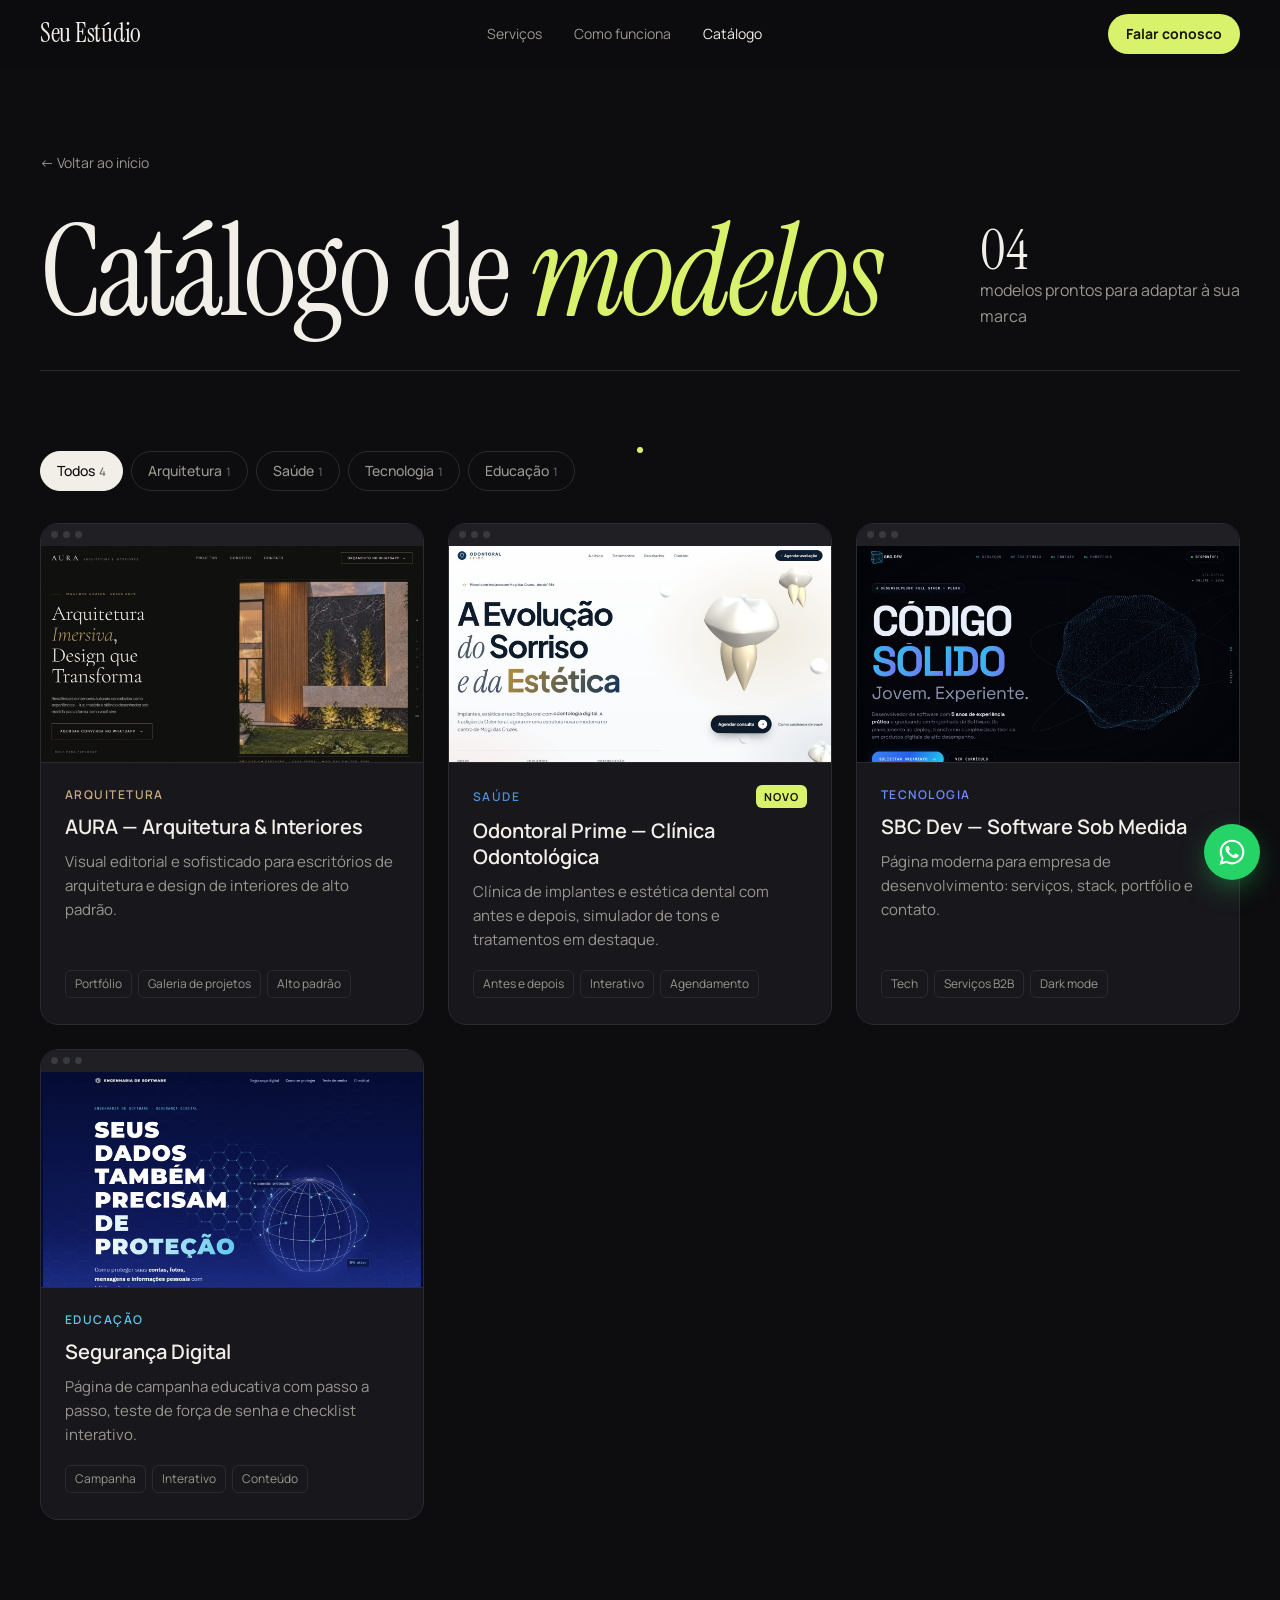
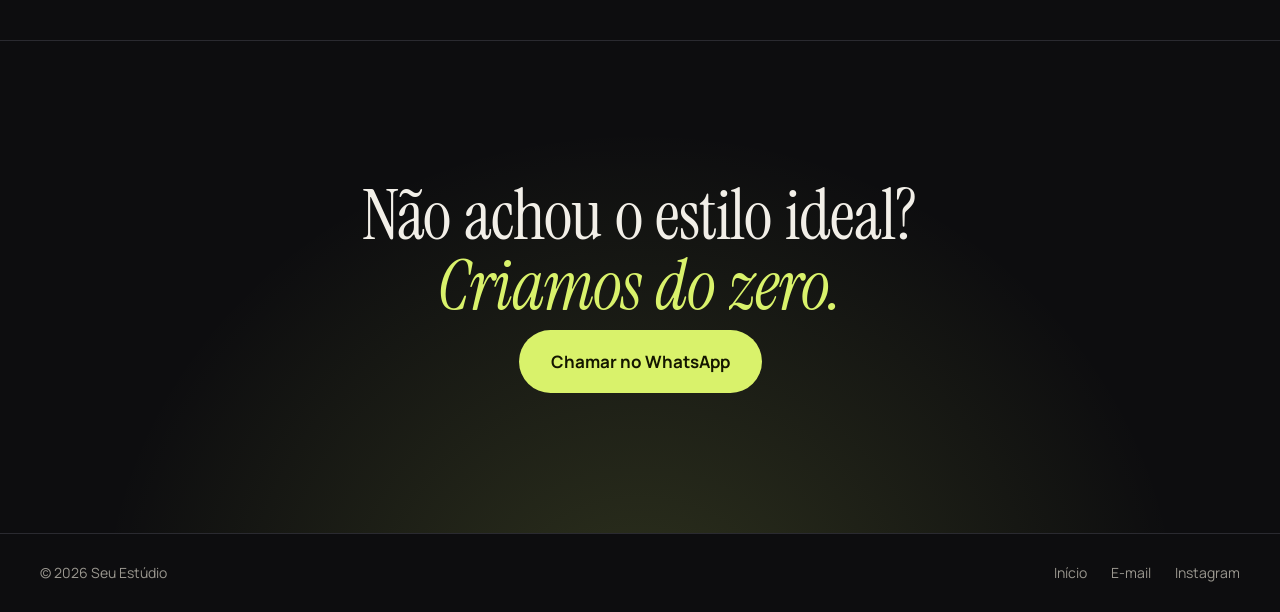
<file: catalogo.html>
<!doctype html>
<html lang="pt-BR">
<head>
  <meta charset="utf-8" />
  <meta name="viewport" content="width=device-width, initial-scale=1" />
  <title>Catálogo de Modelos</title>
  <meta name="description" content="Catálogo de landing pages prontas para adaptar ao seu negócio." />
  <meta name="theme-color" content="#0d0d0f" />
  <link rel="icon" href="data:image/svg+xml,%3Csvg xmlns=%27http://www.w3.org/2000/svg%27 viewBox=%270 0 32 32%27%3E%3Crect width=%2732%27 height=%2732%27 rx=%278%27 fill=%27%230d0d0f%27/%3E%3Ccircle cx=%2716%27 cy=%2716%27 r=%276%27 fill=%27%23d9f26b%27/%3E%3C/svg%3E" />
  <link rel="preconnect" href="https://fonts.googleapis.com" />
  <link rel="preconnect" href="https://fonts.gstatic.com" crossorigin />
  <link href="https://fonts.googleapis.com/css2?family=Instrument+Serif:ital@0;1&family=Manrope:wght@400;500;600;700&display=swap" rel="stylesheet" />
  <link rel="stylesheet" href="estilo.css" />
</head>
<body class="pg-catalogo">
  <div class="progress" aria-hidden="true"></div>
  <div class="cursor" aria-hidden="true"></div>
  <div class="cursor-ring is-hidden" aria-hidden="true"><span>Ver</span></div>

  <header class="nav">
    <div class="wrap nav__in">
      <a href="index.html" class="logo" data-estudio="nome">Seu Estúdio</a>
      <nav class="nav__links">
        <a href="index.html#historia">Serviços</a>
        <a href="index.html#processo">Como funciona</a>
        <a href="catalogo.html" aria-current="page">Catálogo</a>
      </nav>
      <a class="btn btn--sm" data-whats href="#">Falar conosco</a>
    </div>
  </header>

  <main>
    <section class="cat-hero">
      <div class="wrap">
        <a href="index.html" class="back-link">← Voltar ao início</a>
        <div class="cat-hero__row">
          <h1 class="cat-hero__title" data-split>Catálogo de <em>modelos</em></h1>
          <p class="cat-hero__count" data-reveal><strong data-count-modelos>0</strong> modelos prontos para adaptar à sua marca</p>
        </div>
      </div>
    </section>

    <section class="section section--tight">
      <div class="wrap">
        <div class="filters" role="tablist" aria-label="Filtrar por segmento" data-reveal></div>
        <div class="grid" id="grid"></div>
        <div class="empty" id="empty" hidden>
          <p class="empty__title">Novos modelos em breve.</p>
          <p>Adicione suas landing pages na pasta <code>modelos/</code> e registre-as em <code>catalogo.js</code>.</p>
        </div>
      </div>
    </section>

    <section class="cta">
      <div class="wrap cta__in" data-reveal>
        <h2 class="h2" data-split>Não achou o estilo ideal? <em>Criamos do zero.</em></h2>
        <a href="#" data-whats class="btn btn--lg">Chamar no WhatsApp</a>
      </div>
    </section>
  </main>

  <footer class="footer">
    <div class="wrap footer__in">
      <span>© <span data-ano></span> <span data-estudio="nome">Seu Estúdio</span></span>
      <span class="footer__links">
        <a href="index.html">Início</a>
        <a data-email href="#">E-mail</a>
        <a data-insta href="#" target="_blank" rel="noopener">Instagram</a>
      </span>
    </div>
  </footer>

  <a class="whats-float" data-whats href="#" aria-label="Falar no WhatsApp">
    <svg viewBox="0 0 24 24" width="26" height="26" fill="currentColor" aria-hidden="true"><path d="M17.47 14.38c-.3-.15-1.76-.87-2.03-.97-.27-.1-.47-.15-.67.15-.2.3-.77.97-.94 1.17-.17.2-.35.22-.64.07-.3-.15-1.26-.46-2.4-1.48-.89-.79-1.49-1.77-1.66-2.07-.17-.3-.02-.46.13-.6.13-.14.3-.35.45-.52.15-.17.2-.3.3-.5.1-.2.05-.37-.03-.52-.07-.15-.67-1.61-.92-2.2-.24-.58-.49-.5-.67-.51h-.57c-.2 0-.52.07-.79.37-.27.3-1.04 1.02-1.04 2.48s1.07 2.88 1.21 3.08c.15.2 2.1 3.2 5.08 4.49.71.31 1.26.49 1.69.63.71.22 1.36.19 1.87.12.57-.09 1.76-.72 2.01-1.41.25-.7.25-1.29.17-1.41-.07-.13-.27-.2-.57-.35zM12.04 21.5h-.01a9.4 9.4 0 0 1-4.8-1.32l-.34-.2-3.57.94.95-3.48-.22-.36a9.43 9.43 0 0 1-1.45-5.03c0-5.2 4.24-9.44 9.45-9.44 2.52 0 4.9.99 6.68 2.77a9.38 9.38 0 0 1 2.76 6.68c0 5.21-4.24 9.44-9.45 9.44zm8.04-17.48A11.3 11.3 0 0 0 12.04.7C5.77.7.67 5.8.67 12.06c0 2 .52 3.96 1.52 5.68L.57 23.7l6.1-1.6a11.33 11.33 0 0 0 5.37 1.37h.01c6.26 0 11.36-5.1 11.36-11.37 0-3.04-1.18-5.89-3.33-8.04z" /></svg>
  </a>

  <script src="catalogo.js"></script>
  <script src="app.js"></script>
  <script src="interacoes.js"></script>
</body>
</html>
</file>
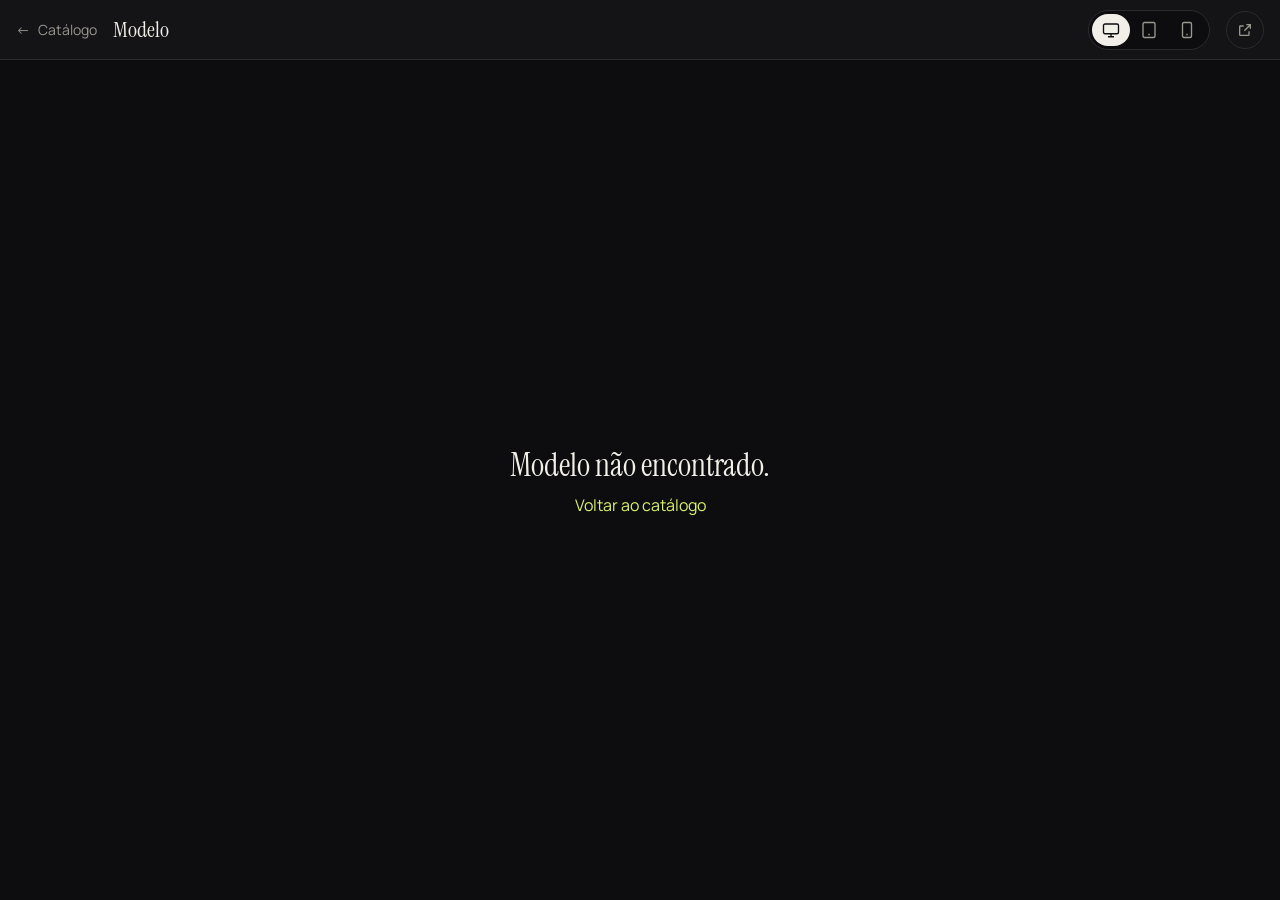
<file: ver.html>
<!doctype html>
<html lang="pt-BR">
<head>
  <meta charset="utf-8" />
  <meta name="viewport" content="width=device-width, initial-scale=1" />
  <title>Visualizar modelo</title>
  <link rel="icon" href="data:image/svg+xml,%3Csvg xmlns=%27http://www.w3.org/2000/svg%27 viewBox=%270 0 32 32%27%3E%3Crect width=%2732%27 height=%2732%27 rx=%278%27 fill=%27%230d0d0f%27/%3E%3Ccircle cx=%2716%27 cy=%2716%27 r=%276%27 fill=%27%23d9f26b%27/%3E%3C/svg%3E" />
  <link rel="preconnect" href="https://fonts.googleapis.com" />
  <link rel="preconnect" href="https://fonts.gstatic.com" crossorigin />
  <link href="https://fonts.googleapis.com/css2?family=Instrument+Serif&family=Manrope:wght@400;500;600;700&display=swap" rel="stylesheet" />
  <style>
    :root { --bg:#0d0d0f; --bar:#141417; --line:#2a2a30; --text:#f2efe8; --muted:#9a978f; --accent:#d9f26b; --accent-ink:#141600; }
    @view-transition { navigation: auto; }
    * { box-sizing: border-box; margin: 0; padding: 0; }
    html, body { height: 100%; }
    body { background: var(--bg); color: var(--text); font-family: "Manrope", system-ui, sans-serif; display: flex; flex-direction: column; overflow: hidden; }
    a { color: inherit; text-decoration: none; }
    button { font: inherit; cursor: pointer; }

    .bar { height: 60px; flex: none; display: flex; align-items: center; gap: 16px; padding: 0 16px; background: var(--bar); border-bottom: 1px solid var(--line); }
    .back { display: inline-flex; align-items: center; gap: 8px; font-size: 14px; color: var(--muted); white-space: nowrap; }
    .back:hover { color: var(--text); }
    .title { flex: 1; min-width: 0; display: flex; align-items: baseline; gap: 10px; }
    .title strong { font-family: "Instrument Serif", serif; font-weight: 400; font-size: 22px; white-space: nowrap; overflow: hidden; text-overflow: ellipsis; }
    .title span { font-size: 12px; letter-spacing: .12em; text-transform: uppercase; color: var(--muted); white-space: nowrap; }

    .devices { display: flex; background: var(--bg); border: 1px solid var(--line); border-radius: 999px; padding: 3px; }
    .devices button { display: grid; place-items: center; width: 38px; height: 32px; border: 0; border-radius: 999px; background: transparent; color: var(--muted); }
    .devices button:hover { color: var(--text); }
    .devices button[aria-pressed="true"] { background: var(--text); color: var(--bg); }

    .icon-btn { display: grid; place-items: center; width: 38px; height: 38px; border: 1px solid var(--line); border-radius: 50%; color: var(--muted); }
    .icon-btn:hover { color: var(--text); border-color: var(--muted); }

    .stage { flex: 1; min-height: 0; display: flex; justify-content: center; align-items: stretch; padding: 0; transition: padding .3s; }
    .stage.framed { padding: 24px; background: radial-gradient(circle at 50% 0%, #1c1c21, var(--bg) 70%); }
    .frame-wrap { width: 100%; height: 100%; transition: width .4s cubic-bezier(.2,.8,.2,1); background: #fff; overflow: hidden; }
    .stage.framed .frame-wrap { border-radius: 28px; border: 10px solid #222228; box-shadow: 0 40px 80px -30px rgba(0,0,0,.8); }
    iframe { width: 100%; height: 100%; border: 0; display: block; }

    .erro { margin: auto; text-align: center; color: var(--muted); padding: 24px; }
    .erro strong { display: block; font-family: "Instrument Serif", serif; font-weight: 400; font-size: 32px; color: var(--text); margin-bottom: 8px; }
    .erro a { color: var(--accent); }

    @media (max-width: 760px) {
      .devices, .title span, .cta-text { display: none; }
    }
  </style>
</head>
<body>
  <header class="bar">
    <a class="back" href="catalogo.html">← <span class="cta-text">Catálogo</span></a>
    <div class="title"><strong id="titulo">Modelo</strong><span id="segmento"></span></div>

    <div class="devices" role="group" aria-label="Tamanho da tela">
      <button data-w="100%" aria-pressed="true" title="Computador">
        <svg width="18" height="18" viewBox="0 0 24 24" fill="none" stroke="currentColor" stroke-width="1.8"><rect x="2" y="4" width="20" height="13" rx="2"/><path d="M8 21h8M12 17v4"/></svg>
      </button>
      <button data-w="820px" aria-pressed="false" title="Tablet">
        <svg width="18" height="18" viewBox="0 0 24 24" fill="none" stroke="currentColor" stroke-width="1.8"><rect x="4" y="2" width="16" height="20" rx="2"/><path d="M11 18h2"/></svg>
      </button>
      <button data-w="400px" aria-pressed="false" title="Celular">
        <svg width="18" height="18" viewBox="0 0 24 24" fill="none" stroke="currentColor" stroke-width="1.8"><rect x="6" y="2" width="12" height="20" rx="2"/><path d="M11 18h2"/></svg>
      </button>
    </div>

    <a class="icon-btn" id="novaAba" target="_blank" rel="noopener" title="Abrir em nova aba">
      <svg width="16" height="16" viewBox="0 0 24 24" fill="none" stroke="currentColor" stroke-width="2"><path d="M14 4h6v6M20 4l-9 9M18 14v5a1 1 0 0 1-1 1H5a1 1 0 0 1-1-1V7a1 1 0 0 1 1-1h5"/></svg>
    </a>
  </header>

  <main class="stage" id="stage">
    <div class="frame-wrap" id="wrap"><iframe id="frame" title="Prévia do modelo"></iframe></div>
  </main>

  <script src="catalogo.js"></script>
  <script>
    (function () {
      const E = window.ESTUDIO || {};
      const pasta = new URLSearchParams(location.search).get("m");
      const m = (window.MODELOS || []).find((x) => x.pasta === pasta);

      if (!m) {
        document.getElementById("stage").innerHTML =
          '<div class="erro"><strong>Modelo não encontrado.</strong><a href="catalogo.html">Voltar ao catálogo</a></div>';
        document.querySelector(".devices").hidden = true;
        document.getElementById("novaAba").hidden = true;
        return;
      }

      const src = `modelos/${m.pasta}/index.html`;
      document.title = `${m.titulo} — ${E.nome || "Catálogo"}`;
      document.getElementById("titulo").textContent = m.titulo;
      document.getElementById("segmento").textContent = m.segmento || "";
      document.getElementById("frame").src = src;
      document.getElementById("novaAba").href = src;

      const stage = document.getElementById("stage");
      const wrap = document.getElementById("wrap");
      const btns = document.querySelectorAll(".devices button");
      btns.forEach((b) =>
        b.addEventListener("click", () => {
          btns.forEach((x) => x.setAttribute("aria-pressed", x === b));
          wrap.style.width = b.dataset.w;
          stage.classList.toggle("framed", b.dataset.w !== "100%");
        })
      );
    })();
  </script>
</body>
</html>
</file>
<file: estilo.css>
:root {
  --bg: #0d0d0f;
  --bg-2: #141417;
  --card: #18181c;
  --line: #2a2a30;
  --text: #f2efe8;
  --muted: #9a978f;
  --accent: #d9f26b;
  --accent-ink: #141600;
  --radius: 18px;
  --ease: cubic-bezier(.2, .8, .2, 1);
  --serif: "Instrument Serif", Georgia, serif;
  --sans: "Manrope", system-ui, -apple-system, Segoe UI, sans-serif;
}

* { box-sizing: border-box; margin: 0; padding: 0; }
html { scroll-behavior: smooth; scroll-padding-top: 80px; }
body {
  background: var(--bg); color: var(--text);
  font-family: var(--sans); font-size: 16px; line-height: 1.6;
  -webkit-font-smoothing: antialiased; overflow-x: clip;
}
a { color: inherit; text-decoration: none; }
img { display: block; max-width: 100%; }
em { font-family: var(--serif); font-style: italic; font-weight: 400; color: var(--accent); }
code { font-size: .9em; background: var(--card); border: 1px solid var(--line); padding: 1px 6px; border-radius: 6px; }
.wrap { width: min(1200px, 100% - 32px); margin-inline: auto; }

/* ---------- Transição entre páginas (Chrome/Edge) ---------- */
@view-transition { navigation: auto; }
.nav { view-transition-name: nav; }
::view-transition-old(root) { animation: vt-sai .45s var(--ease) both; }
::view-transition-new(root) { animation: vt-entra .7s var(--ease) both; }
@keyframes vt-sai { to { opacity: 0; transform: translateY(-60px) scale(.97); filter: blur(6px); } }
@keyframes vt-entra { from { opacity: 0; transform: translateY(80px); } }

/* ---------- Botões ---------- */
.btn {
  display: inline-flex; align-items: center; gap: 10px;
  background: var(--accent); color: var(--accent-ink);
  font-weight: 700; font-size: 15px; padding: 14px 24px; border-radius: 999px;
  transition: transform .25s var(--ease), box-shadow .25s, background .25s, border-color .25s;
  will-change: transform;
}
.btn:hover { box-shadow: 0 10px 30px -10px var(--accent); }
.btn--ghost { background: transparent; color: var(--text); border: 1px solid var(--line); }
.btn--ghost:hover { border-color: var(--text); box-shadow: none; }
.btn--sm { padding: 9px 18px; font-size: 14px; }
.btn--lg { padding: 18px 32px; font-size: 17px; }

/* ---------- Nav ---------- */
.nav {
  position: fixed; top: 0; left: 0; right: 0; z-index: 50;
  background: color-mix(in srgb, var(--bg) 70%, transparent);
  backdrop-filter: blur(14px); -webkit-backdrop-filter: blur(14px);
  border-bottom: 1px solid transparent; transition: border-color .3s;
}
.nav.is-scrolled { border-color: var(--line); }
.nav__in { display: flex; align-items: center; justify-content: space-between; height: 68px; gap: 24px; }
.logo { font-family: var(--serif); font-size: 26px; letter-spacing: -.01em; }
.nav__links { display: flex; gap: 32px; font-size: 14px; color: var(--muted); }
.nav__links a:hover, .nav__links a[aria-current] { color: var(--text); }

/* ---------- Tipografia comum ---------- */
.eyebrow {
  display: inline-flex; align-items: center; gap: 10px;
  font-size: 13px; letter-spacing: .14em; text-transform: uppercase; color: var(--muted);
  margin-bottom: 20px;
}
.dot { width: 8px; height: 8px; border-radius: 50%; background: var(--accent); box-shadow: 0 0 0 4px color-mix(in srgb, var(--accent) 25%, transparent); }
.h2 {
  font-family: var(--serif); font-weight: 400;
  font-size: clamp(38px, 5.4vw, 72px); line-height: 1.02; letter-spacing: -.015em;
}

/* Palavras que sobem (data-split) */
.w { display: inline-block; overflow: hidden; vertical-align: top; padding: 0 .04em .1em 0; margin-bottom: -.1em; }
.w > span { display: inline-block; transform: translateY(110%); transition: transform 1s var(--ease); transition-delay: calc(var(--i) * 45ms); }
.is-in .w > span, .chapter.is-active .w > span { transform: none; }

/* Revelar ao rolar */
[data-reveal] { opacity: 0; transform: translateY(40px); transition: opacity .9s var(--ease), transform .9s var(--ease); transition-delay: var(--d, 0ms); }
[data-reveal].is-in { opacity: 1; transform: none; }

/* ==========================================================================
   HISTÓRIA (scrollytelling)
   ========================================================================== */
.story { position: relative; height: calc(var(--n) * 100vh + 40vh); }
.story__sticky { position: sticky; top: 0; height: 100vh; overflow: hidden; }

.story__glow {
  position: absolute; width: 70vw; height: 70vw; left: 50%; top: 50%;
  margin: -35vw 0 0 -35vw; border-radius: 50%; pointer-events: none;
  background: radial-gradient(circle, color-mix(in srgb, var(--accent) 16%, transparent), transparent 60%);
  filter: blur(30px); will-change: transform;
}
.story__num {
  position: absolute; bottom: -.18em; left: 50%; transform: translateX(-50%);
  font-family: var(--serif); font-size: min(46vw, 70vh); line-height: 1;
  color: transparent; -webkit-text-stroke: 1px color-mix(in srgb, var(--text) 10%, transparent);
  pointer-events: none; user-select: none; overflow: hidden;
}
.story__num span { display: inline-block; transition: transform .7s var(--ease), opacity .4s; }
.story__num.is-changing span { transform: translateY(25%); opacity: 0; transition-duration: .25s; }

/* Objeto que se transforma */
.morph { position: absolute; left: 50%; top: 50%; z-index: 2; width: 0; height: 0; perspective: 1800px; }
.morph__inner { position: absolute; left: 0; top: 0; transform-style: preserve-3d; will-change: transform, width, height; }
.face {
  position: absolute; inset: 0; overflow: hidden;
  border-radius: var(--r, 16px);
  backface-visibility: hidden; -webkit-backface-visibility: hidden;
  box-shadow: 0 50px 100px -30px rgba(0,0,0,.85), 0 0 0 1px rgba(255,255,255,.06);
  background: var(--card);
}
.face img { width: 100%; height: 100%; object-fit: cover; object-position: top; }

.face--browser { display: flex; flex-direction: column; }
.face__bar { flex: none; height: 30px; display: flex; align-items: center; gap: 6px; padding: 0 12px; background: #1f1f24; }
.face__bar i { width: 9px; height: 9px; border-radius: 50%; }
.face__bar i:first-child { background: #ff5f57; } .face__bar i:nth-child(2) { background: #febc2e; } .face__bar i:nth-child(3) { background: #28c840; }
.face__bar span { margin-left: 12px; flex: 1; max-width: 60%; height: 18px; border-radius: 6px; background: #2a2a31; font-size: 11px; color: var(--muted); line-height: 18px; padding: 0 10px; overflow: hidden; white-space: nowrap; text-overflow: ellipsis; }
.face--browser img { flex: 1; min-height: 0; }

.face--title { background: var(--accent); color: var(--accent-ink); display: flex; flex-direction: column; justify-content: space-between; padding: 8% 9%; }
.face--title p { font-family: var(--serif); font-size: clamp(34px, 4.4vw, 72px); line-height: .98; letter-spacing: -.02em; }
.face--title em { color: var(--accent-ink); }
.face__kicker { font-size: 12px; font-weight: 700; letter-spacing: .14em; text-transform: uppercase; opacity: .7; }
.face__chart { width: 100%; height: 22%; color: var(--accent-ink); }
.face__chart path { stroke-dasharray: 320; stroke-dashoffset: 320; transition: stroke-dashoffset 1.6s var(--ease) .2s; }
.face--title.is-on .face__chart path { stroke-dashoffset: 0; }

.face--phone { border: 10px solid #222228; background: #000; }
.face__notch { position: absolute; top: 8px; left: 50%; width: 32%; height: 20px; margin-left: -16%; background: #000; border-radius: 999px; }

.face--chat { background: #0b141a; display: flex; flex-direction: column; font-size: clamp(12px, 1vw, 15px); }
.chat__head { display: flex; align-items: center; gap: 12px; padding: 16px 18px; background: #1f2c34; }
.chat__head strong { display: block; font-size: 1.05em; }
.chat__head small { color: #8696a0; }
.chat__avatar { width: 38px; height: 38px; border-radius: 50%; background: var(--accent); flex: none; }
.chat__body { flex: 1; padding: 18px; display: flex; flex-direction: column; gap: 10px; justify-content: flex-end; background: radial-gradient(circle at 20% 20%, #13222b, #0b141a 70%); }
.msg { max-width: 82%; padding: 9px 13px; border-radius: 12px; line-height: 1.4; opacity: 0; transform: translateY(14px) scale(.96); transition: opacity .4s, transform .5s var(--ease); }
.msg--in { background: #202c33; align-self: flex-start; border-top-left-radius: 2px; }
.msg--out { background: #005c4b; align-self: flex-end; border-top-right-radius: 2px; }
.face--chat.is-on .msg { opacity: 1; transform: none; }
.face--chat.is-on .msg:nth-child(2) { transition-delay: .5s; }
.face--chat.is-on .msg:nth-child(3) { transition-delay: 1s; }
.chat__toast { position: absolute; top: 74px; right: 14px; background: var(--accent); color: var(--accent-ink); font-weight: 700; font-size: .95em; padding: 8px 14px; border-radius: 999px; opacity: 0; transform: translateY(-10px); transition: opacity .4s, transform .5s var(--ease); }
.face--chat.is-on .chat__toast { opacity: 1; transform: none; transition-delay: 1.6s; }

/* Textos dos capítulos */
.chapter { position: absolute; top: 50%; z-index: 3; width: min(520px, 40vw); transform: translateY(-50%); pointer-events: none; }
.chapter.side-left { left: max(24px, calc(50vw - 600px)); }
.chapter.side-right { right: max(48px, calc(50vw - 600px)); }
.chapter.is-active { pointer-events: auto; }
.chapter .eyebrow, .chapter__text, .chapter__ctas { opacity: 0; transform: translateY(20px); transition: opacity .5s, transform .7s var(--ease); }
.chapter.is-active .eyebrow { opacity: 1; transform: none; transition-delay: .05s; }
.chapter.is-active .chapter__text { opacity: 1; transform: none; transition-delay: .3s; }
.chapter.is-active .chapter__ctas { opacity: 1; transform: none; transition-delay: .45s; }
.chapter.was-active .w > span { transform: translateY(-110%); transition-duration: .45s; transition-delay: 0s; }

.chapter__title { font-family: var(--serif); font-weight: 400; font-size: clamp(40px, 5vw, 76px); line-height: 1; letter-spacing: -.02em; }
.chapter__title--xl { font-size: clamp(46px, 6.2vw, 100px); }
.chapter__text { margin-top: 24px; color: var(--muted); font-size: 18px; max-width: 440px; }
.chapter__ctas { display: flex; flex-wrap: wrap; gap: 12px; margin-top: 32px; }

.story__rail { position: absolute; right: 24px; top: 50%; transform: translateY(-50%); list-style: none; display: flex; flex-direction: column; gap: 10px; z-index: 4; }
.story__rail li { width: 3px; height: 22px; border-radius: 3px; background: var(--line); transition: background .3s, height .4s var(--ease); }
.story__rail li.is-on { background: var(--accent); height: 40px; }

.story__hint { position: absolute; left: 50%; bottom: 28px; transform: translateX(-50%); display: flex; flex-direction: column; align-items: center; gap: 10px; font-size: 12px; letter-spacing: .14em; text-transform: uppercase; color: var(--muted); transition: opacity .4s; z-index: 4; }
.story__hint span { width: 1px; height: 40px; background: linear-gradient(var(--accent), transparent); animation: hint 1.8s var(--ease) infinite; transform-origin: top; }
@keyframes hint { 0% { transform: scaleY(0); } 50% { transform: scaleY(1); } 100% { transform: scaleY(1); opacity: 0; } }

/* ==========================================================================
   VITRINE (fileiras em movimento)
   ========================================================================== */
.showcase { padding: 140px 0 140px; overflow: hidden; }
.showcase__head { display: flex; flex-direction: column; align-items: center; text-align: center; margin-bottom: 80px; }
.showcase__head .h2 { max-width: 15ch; margin-bottom: 36px; }
.rows { display: flex; flex-direction: column; gap: 28px; transform: rotate(-3deg) scale(1.08); }
.row__track { display: flex; gap: 28px; width: max-content; will-change: transform; }
.tile {
  position: relative; flex: none; display: block;
  width: clamp(260px, 30vw, 480px); aspect-ratio: 16 / 10;
  border-radius: 10px; overflow: hidden; background: var(--card);
  box-shadow: 0 30px 60px -30px rgba(0,0,0,.8);
  transition: transform .5s var(--ease);
}
.tile img { width: 100%; height: 100%; object-fit: cover; object-position: top; transition: transform 1.2s var(--ease); }
.tile:hover { transform: translateY(-8px) scale(1.02); }
.tile:hover img { transform: scale(1.06); }
.tile__info {
  position: absolute; inset: auto 0 0 0; padding: 40px 18px 16px;
  background: linear-gradient(transparent, rgba(0,0,0,.85));
  display: flex; justify-content: space-between; align-items: end; gap: 12px;
  opacity: 0; transform: translateY(10px); transition: opacity .35s, transform .45s var(--ease);
}
.tile:hover .tile__info { opacity: 1; transform: none; }
.tile__info strong { font-size: 15px; }
.tile__info span { font-size: 11px; letter-spacing: .12em; text-transform: uppercase; color: var(--accent); white-space: nowrap; }

/* ==========================================================================
   SEÇÕES
   ========================================================================== */
.section { padding: 120px 0; }
.section--tight { padding: 40px 0 120px; }
.section--alt { background: var(--bg-2); border-block: 1px solid var(--line); }
.section__head { margin-bottom: 56px; }
.section__head .h2 { max-width: 18ch; }

.steps { list-style: none; counter-reset: s; display: grid; grid-template-columns: repeat(4, 1fr); gap: 32px; }
.steps li { counter-increment: s; position: relative; padding-top: 72px; }
.steps li::before { content: counter(s, decimal-leading-zero); position: absolute; top: 0; left: 0; font-family: var(--serif); font-size: 48px; line-height: 1; color: var(--accent); }
.steps li::after { content: ""; position: absolute; top: 24px; left: 72px; right: -16px; height: 1px; background: var(--line); transform-origin: 0 50%; transform: scaleX(0); transition: transform 1.2s var(--ease) .3s; }
.steps.is-in li::after { transform: scaleX(1); }
.steps li:last-child::after { display: none; }
.steps h3 { font-size: 19px; font-weight: 600; margin-bottom: 8px; }
.steps p { color: var(--muted); font-size: 15px; }

.cta { padding: 140px 0; border-top: 1px solid var(--line); background: radial-gradient(ellipse at 50% 120%, color-mix(in srgb, var(--accent) 16%, transparent), transparent 60%); }
.cta__in { display: flex; flex-direction: column; align-items: center; text-align: center; gap: 8px; }
.cta .h2 { max-width: 18ch; }
.cta .chapter__ctas { justify-content: center; }

.footer { border-top: 1px solid var(--line); padding: 28px 0; font-size: 14px; color: var(--muted); }
.footer__in { display: flex; justify-content: space-between; gap: 16px; flex-wrap: wrap; }
.footer__links { display: flex; gap: 24px; }
.footer a:hover { color: var(--text); }

.whats-float {
  position: fixed; right: 20px; bottom: 20px; z-index: 60;
  width: 56px; height: 56px; border-radius: 50%; display: grid; place-items: center;
  background: #25d366; color: #fff; box-shadow: 0 10px 30px -8px rgba(37, 211, 102, .6);
  transition: transform .25s var(--ease);
}

/* ==========================================================================
   CATÁLOGO
   ========================================================================== */
.cat-hero { padding: 150px 0 40px; }
.back-link { display: inline-block; font-size: 14px; color: var(--muted); margin-bottom: 40px; transition: color .2s, transform .3s var(--ease); }
.back-link:hover { color: var(--text); transform: translateX(-4px); }
.cat-hero__row { display: flex; justify-content: space-between; align-items: end; gap: 32px; flex-wrap: wrap; border-bottom: 1px solid var(--line); padding-bottom: 40px; }
.cat-hero__title { font-family: var(--serif); font-weight: 400; font-size: clamp(56px, 10vw, 160px); line-height: .9; letter-spacing: -.03em; }
.cat-hero__count { color: var(--muted); max-width: 260px; }
.cat-hero__count strong { display: block; font-family: var(--serif); font-weight: 400; font-size: 56px; line-height: 1; color: var(--text); }

.filters { display: flex; flex-wrap: wrap; gap: 8px; margin-bottom: 32px; }
.chip { font: inherit; font-size: 14px; font-weight: 500; cursor: pointer; background: transparent; color: var(--muted); border: 1px solid var(--line); border-radius: 999px; padding: 8px 16px; transition: all .2s; }
.chip:hover { color: var(--text); border-color: var(--muted); }
.chip[aria-selected="true"] { background: var(--text); color: var(--bg); border-color: var(--text); }
.chip small { opacity: .6; margin-left: 4px; }

.grid { display: grid; grid-template-columns: repeat(3, 1fr); gap: 24px; perspective: 1400px; }
.card {
  --c: var(--accent);
  display: flex; flex-direction: column; background: var(--card);
  border: 1px solid var(--line); border-radius: var(--radius); overflow: hidden;
  transform-style: preserve-3d;
}
.card.revealed { transition: transform .6s var(--ease), border-color .35s, box-shadow .35s; }
.card.revealed.is-tilting { transition: transform .12s linear, border-color .35s, box-shadow .35s; }
.card:hover { border-color: color-mix(in srgb, var(--c) 60%, var(--line)); box-shadow: 0 30px 60px -30px color-mix(in srgb, var(--c) 45%, transparent); }

.thumb { position: relative; aspect-ratio: 16 / 10; overflow: hidden; background: #0a0a0b; border-bottom: 1px solid var(--line); }
.thumb__bar { position: absolute; inset: 0 0 auto 0; height: 22px; z-index: 2; display: flex; align-items: center; gap: 5px; padding-left: 10px; background: #1f1f24; }
.thumb__bar i { width: 7px; height: 7px; border-radius: 50%; background: #3a3a42; }
.thumb__frame { position: absolute; top: 22px; left: 0; width: 1440px; height: 900px; border: 0; transform-origin: 0 0; transform: scale(var(--s, .25)); pointer-events: none; background: #fff; }
.thumb img { position: absolute; top: 22px; left: 0; width: 100%; height: calc(100% - 22px); object-fit: cover; object-position: top; transition: transform 1.2s var(--ease); }
.card:hover .thumb img { transform: scale(1.05); }
.thumb::after { content: ""; position: absolute; inset: 0; z-index: 2; pointer-events: none; opacity: 0; transition: opacity .3s; background: radial-gradient(500px circle at var(--mx, 50%) var(--my, 50%), rgba(255,255,255,.18), transparent 50%); }
.card:hover .thumb::after { opacity: 1; }
.thumb__hover { position: absolute; inset: 0; z-index: 3; display: grid; place-items: center; background: rgba(0,0,0,.45); opacity: 0; transition: opacity .3s; }
.thumb__hover span { background: var(--accent); color: var(--accent-ink); font-weight: 700; font-size: 14px; padding: 10px 18px; border-radius: 999px; }
.card:hover .thumb__hover { opacity: 1; }
.has-cursor .thumb__hover { display: none; }

.card__body { padding: 22px 24px 26px; display: flex; flex-direction: column; gap: 10px; flex: 1; }
.card__top { display: flex; align-items: center; justify-content: space-between; gap: 12px; }
.card__seg { font-size: 12px; letter-spacing: .12em; text-transform: uppercase; color: var(--c); font-weight: 600; }
.badge { font-size: 11px; font-weight: 700; text-transform: uppercase; letter-spacing: .08em; background: var(--accent); color: var(--accent-ink); padding: 3px 8px; border-radius: 6px; }
.card h3 { font-size: 20px; font-weight: 600; line-height: 1.3; }
.card p { color: var(--muted); font-size: 15px; }
.tags { display: flex; flex-wrap: wrap; gap: 6px; margin-top: auto; padding-top: 8px; }
.tags span { font-size: 12px; color: var(--muted); border: 1px solid var(--line); border-radius: 6px; padding: 3px 9px; }

.empty { border: 1px dashed var(--line); border-radius: var(--radius); padding: 64px 24px; text-align: center; color: var(--muted); }
.empty__title { font-family: var(--serif); font-size: 32px; color: var(--text); margin-bottom: 8px; }

/* ==========================================================================
   CURSOR + PROGRESSO
   ========================================================================== */
.progress { position: fixed; top: 0; left: 0; right: 0; height: 2px; z-index: 100; background: var(--accent); transform-origin: 0 50%; transform: scaleX(var(--p, 0)); }

.cursor, .cursor-ring { display: none; }
.has-cursor, .has-cursor a, .has-cursor button { cursor: none; }
.has-cursor .cursor, .has-cursor .cursor-ring { position: fixed; top: 0; left: 0; z-index: 200; pointer-events: none; border-radius: 50%; }
.has-cursor .cursor { display: block; }
.has-cursor .cursor-ring { display: grid; place-items: center; }
.cursor { width: 6px; height: 6px; margin: -3px 0 0 -3px; background: var(--accent); }
.cursor-ring {
  width: 40px; height: 40px; margin: -20px 0 0 -20px;
  border: 1px solid color-mix(in srgb, var(--text) 45%, transparent);
  transition: width .3s, height .3s, margin .3s, background .3s, border-color .3s, opacity .3s;
}
.cursor-ring span { font-size: 12px; font-weight: 700; color: var(--accent-ink); opacity: 0; transition: opacity .2s; }
.cursor-ring.is-link { width: 64px; height: 64px; margin: -32px 0 0 -32px; border-color: var(--accent); }
.cursor-ring.is-view { width: 92px; height: 92px; margin: -46px 0 0 -46px; background: var(--accent); border-color: var(--accent); }
.cursor-ring.is-view span { opacity: 1; }
.cursor-ring.is-hidden { opacity: 0; }

/* ==========================================================================
   RESPONSIVO
   ========================================================================== */
@media (max-width: 1000px) {
  .steps { grid-template-columns: repeat(2, 1fr); }
  .steps li::after { display: none; }
  .grid { grid-template-columns: repeat(2, 1fr); }
}
@media (max-width: 800px) {
  .nav__links { display: none; }
  .chapter, .chapter.side-left, .chapter.side-right { left: 16px; right: 16px; width: auto; top: auto; bottom: 6vh; transform: none; }
  .chapter__title { font-size: clamp(32px, 9vw, 48px); }
  .chapter__title--xl { font-size: clamp(36px, 10.5vw, 56px); }
  .chapter__text { font-size: 15px; margin-top: 12px; }
  .chapter__ctas { margin-top: 18px; }
  .story__rail { right: 8px; top: 40%; }
  .story__hint { display: none; }
  .showcase { padding: 100px 0 80px; }
  .rows, .row__track { gap: 16px; }
  .section, .cta { padding: 80px 0; }
  .cat-hero { padding: 110px 0 32px; }
}
@media (max-width: 640px) {
  .steps, .grid { grid-template-columns: 1fr; }
  .steps li { padding-top: 60px; }
}
@media (prefers-reduced-motion: reduce) {
  *, *::before, *::after { animation: none !important; transition-duration: .01ms !important; transition-delay: 0s !important; }
  html { scroll-behavior: auto; }
  [data-reveal] { opacity: 1; transform: none; }
}
</file>
